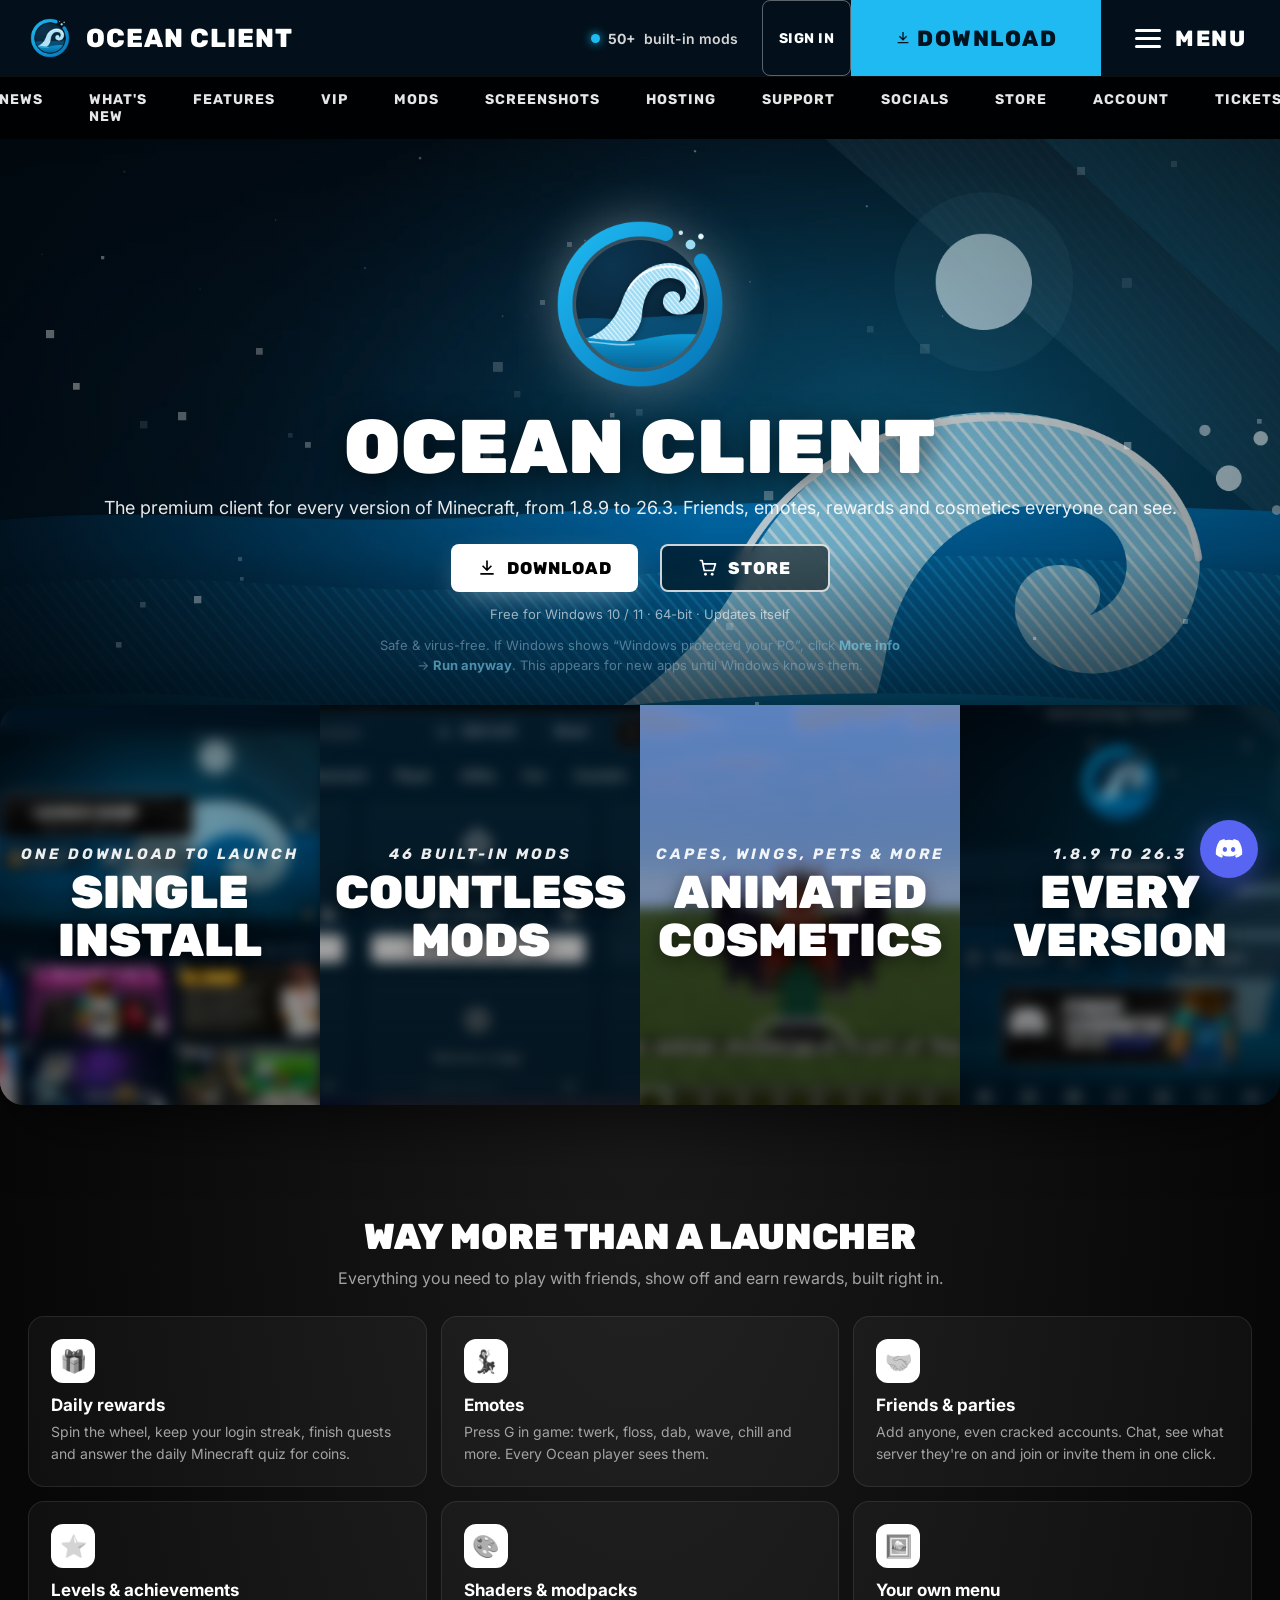
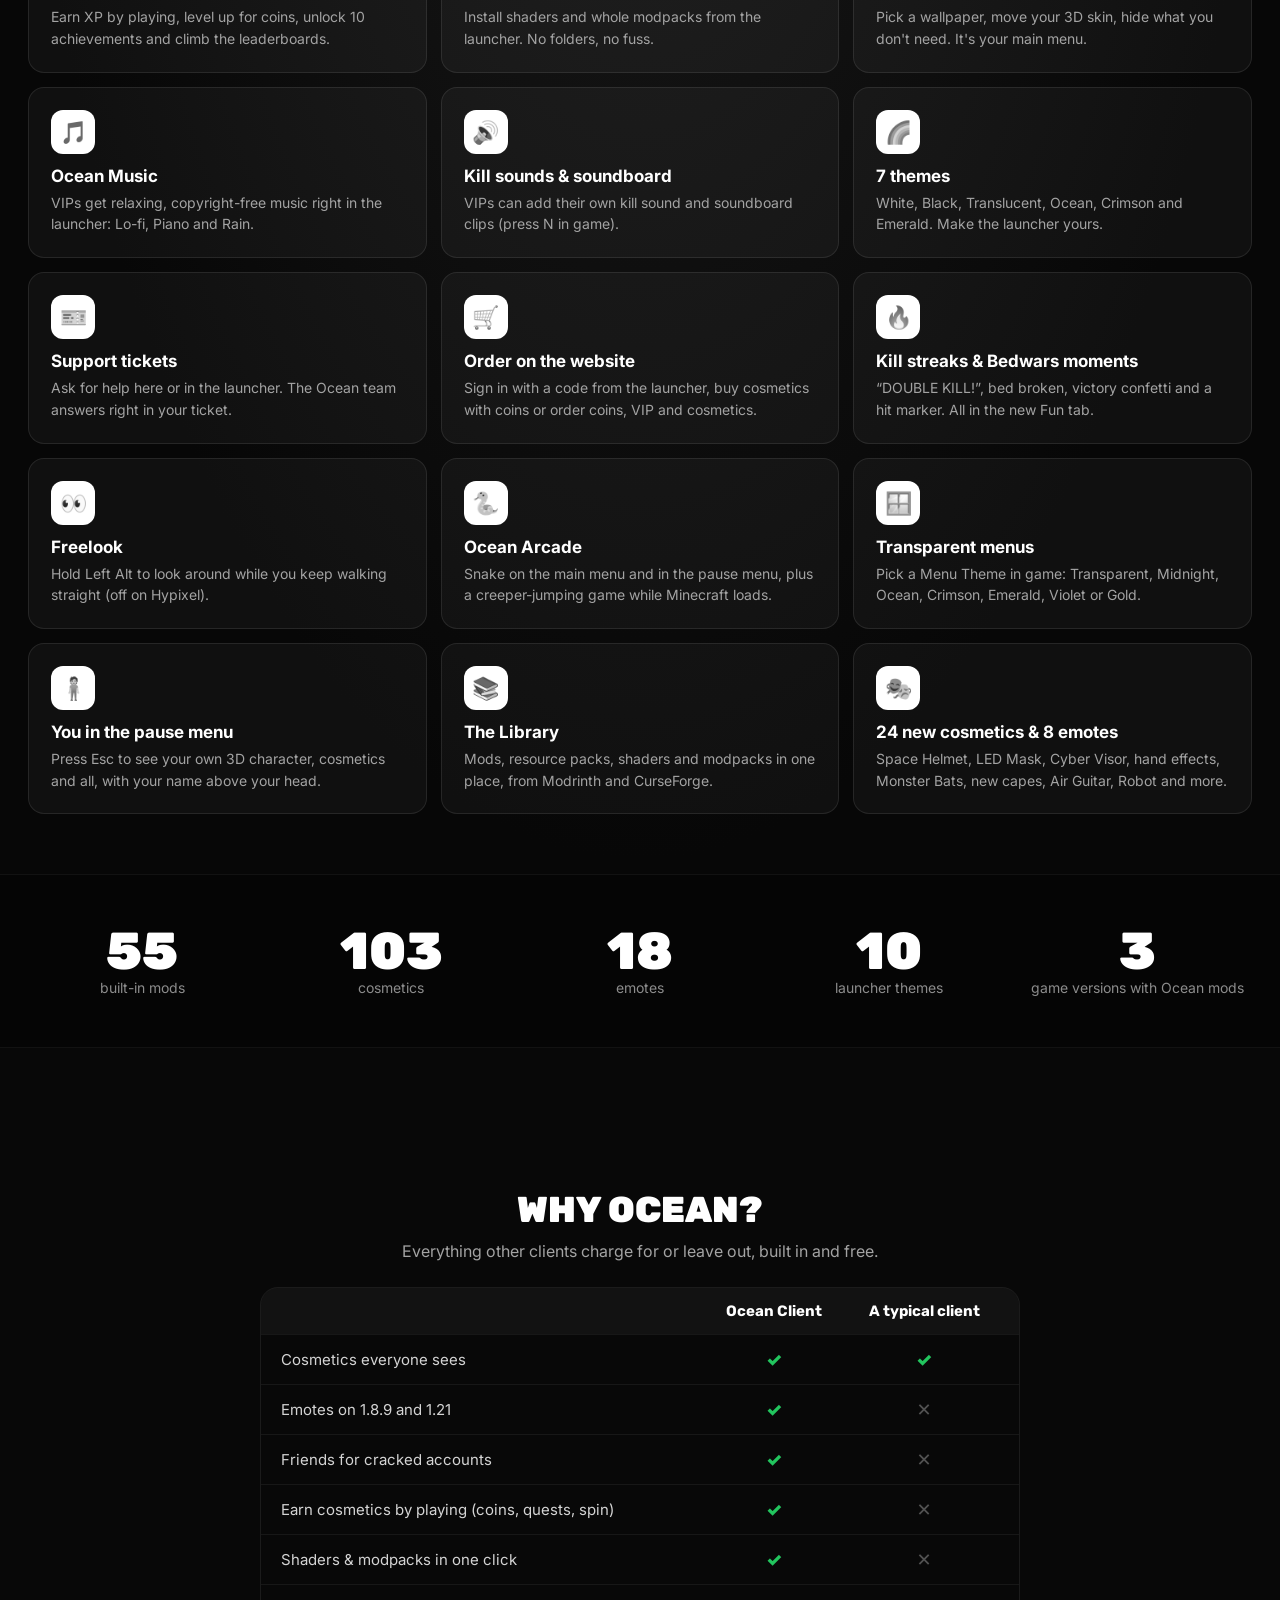
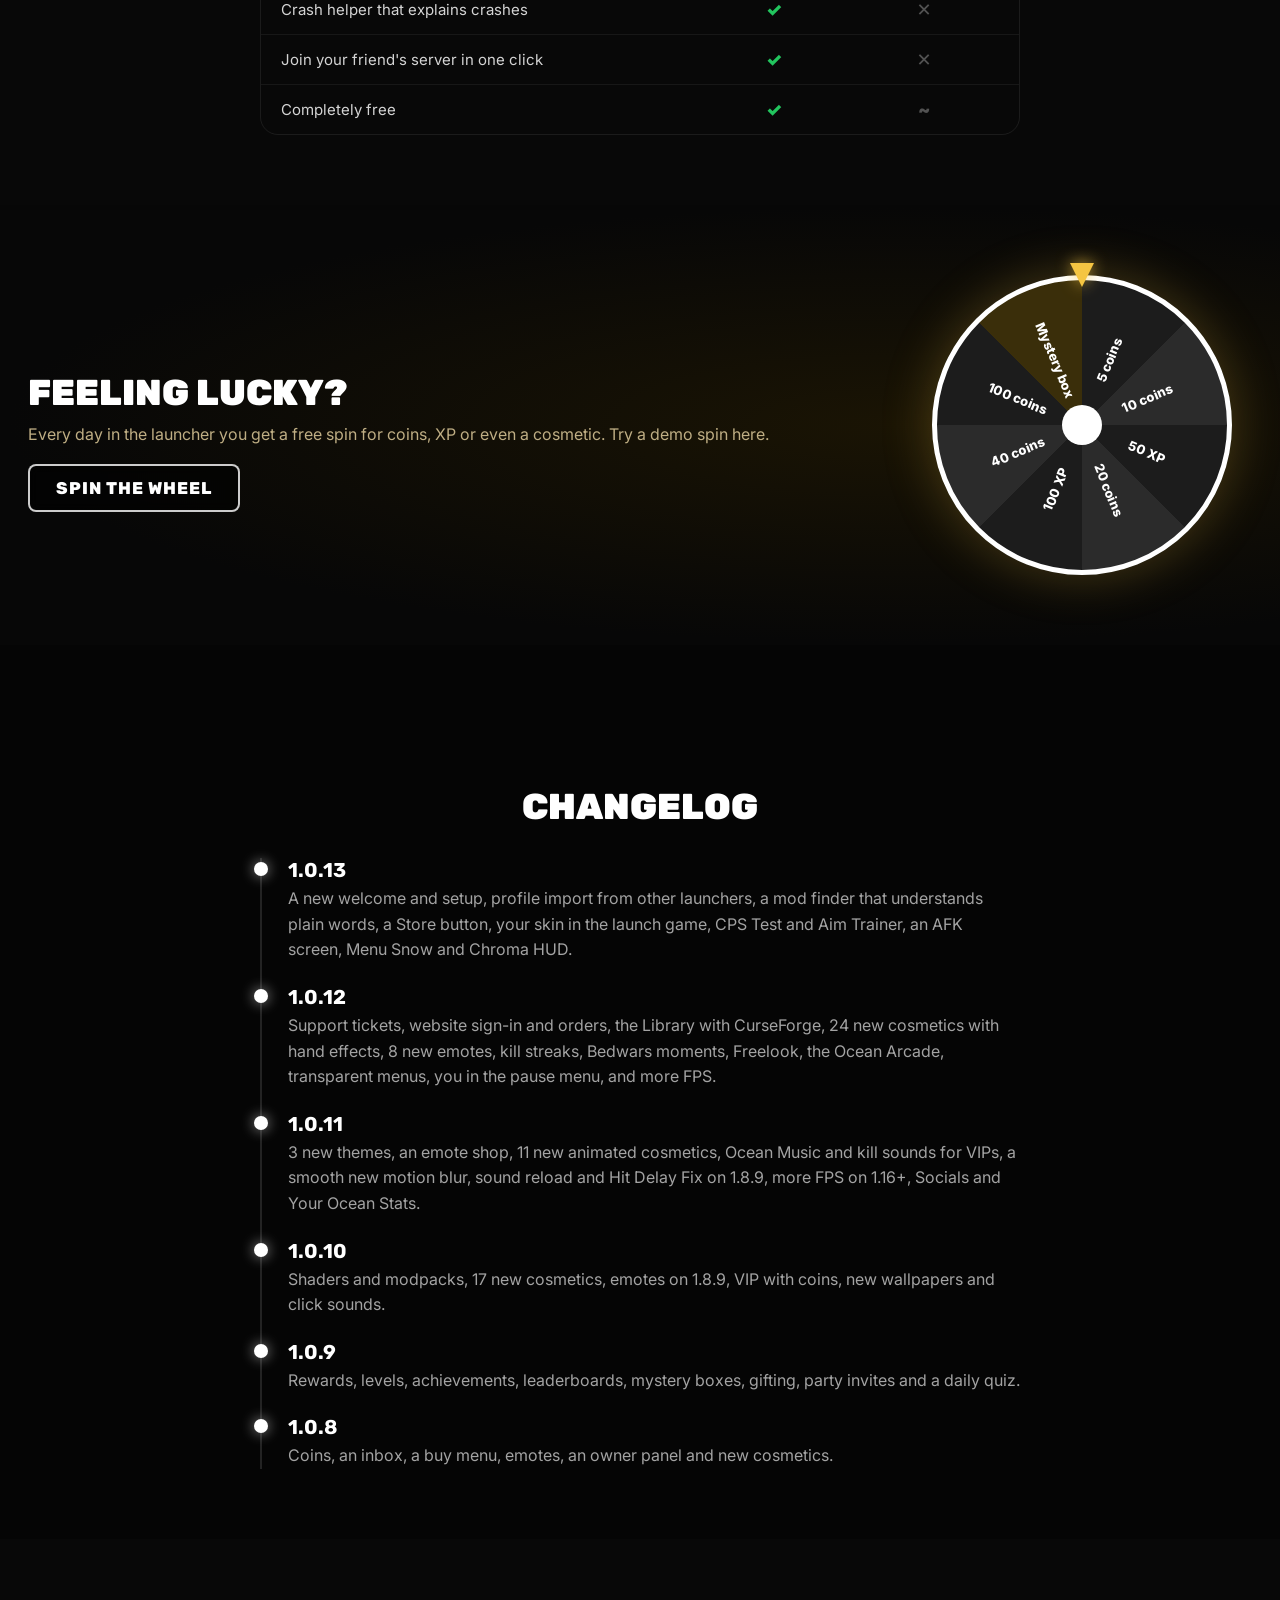
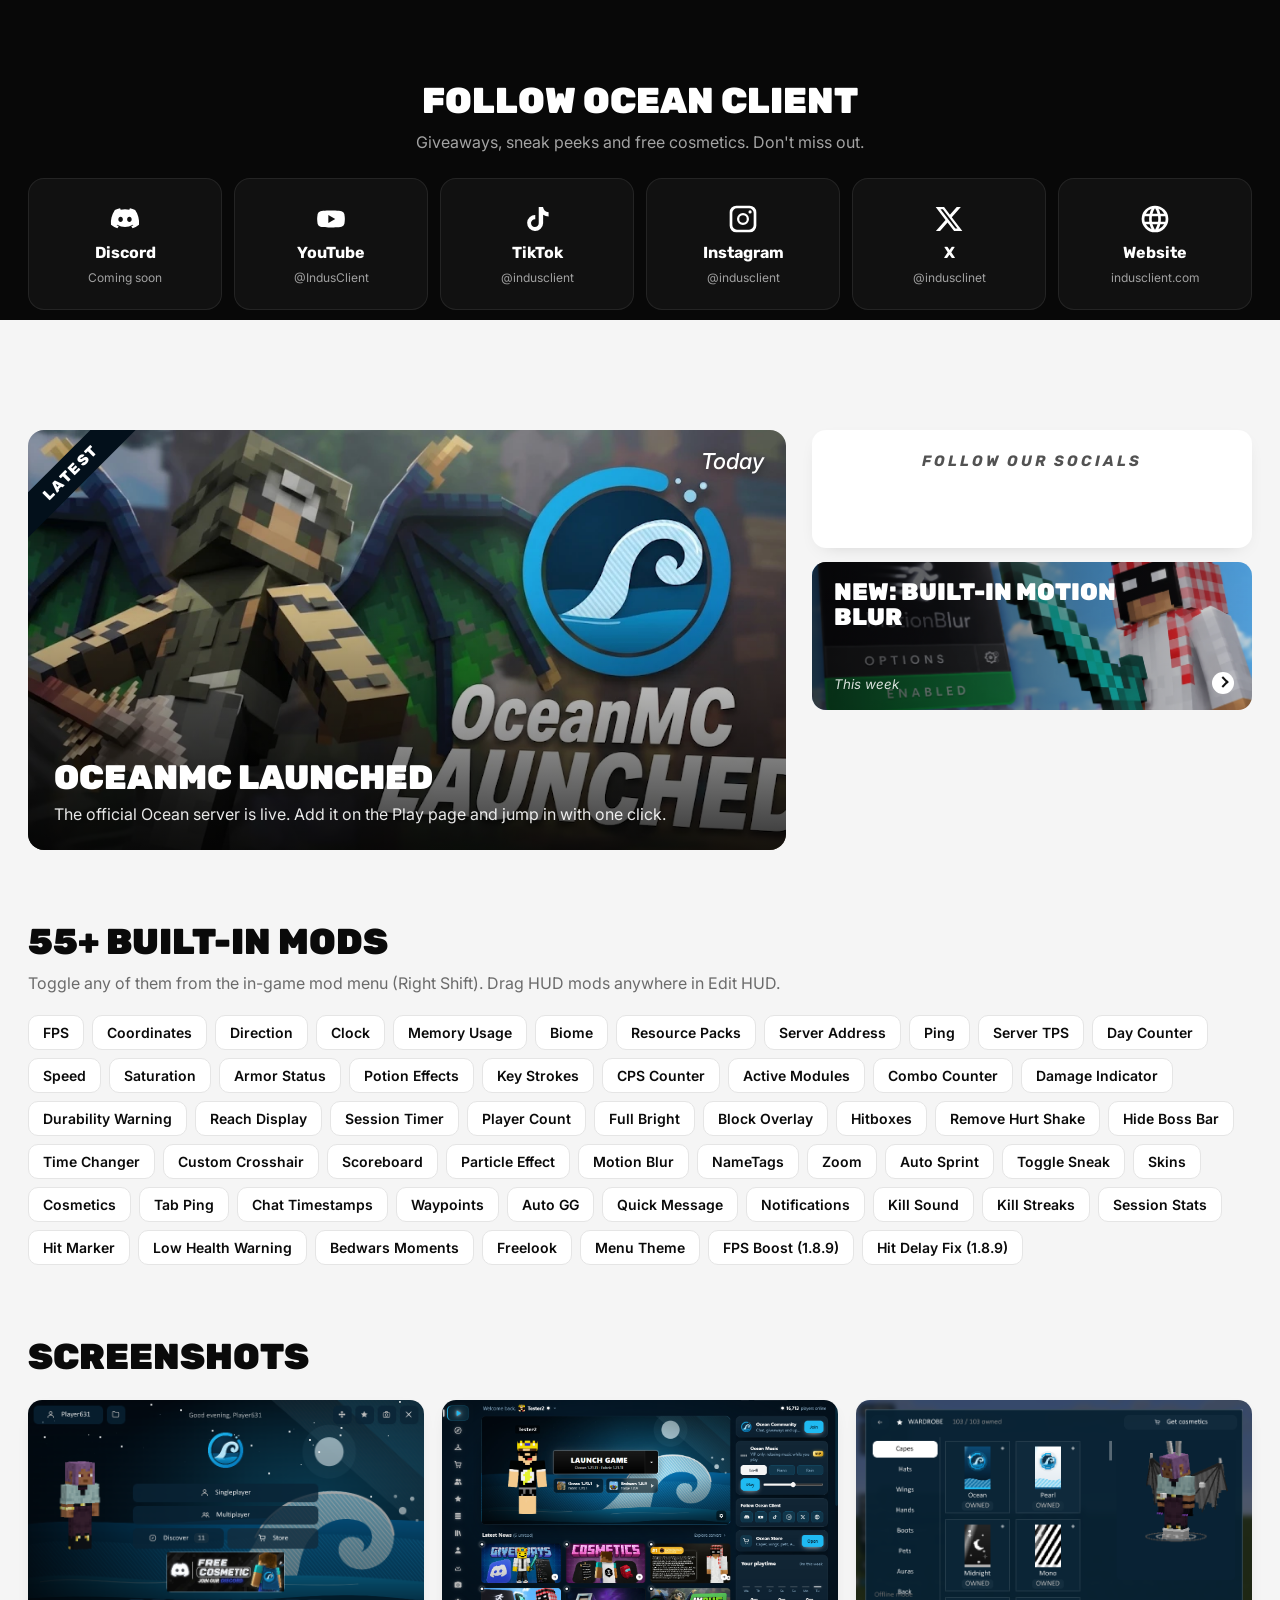
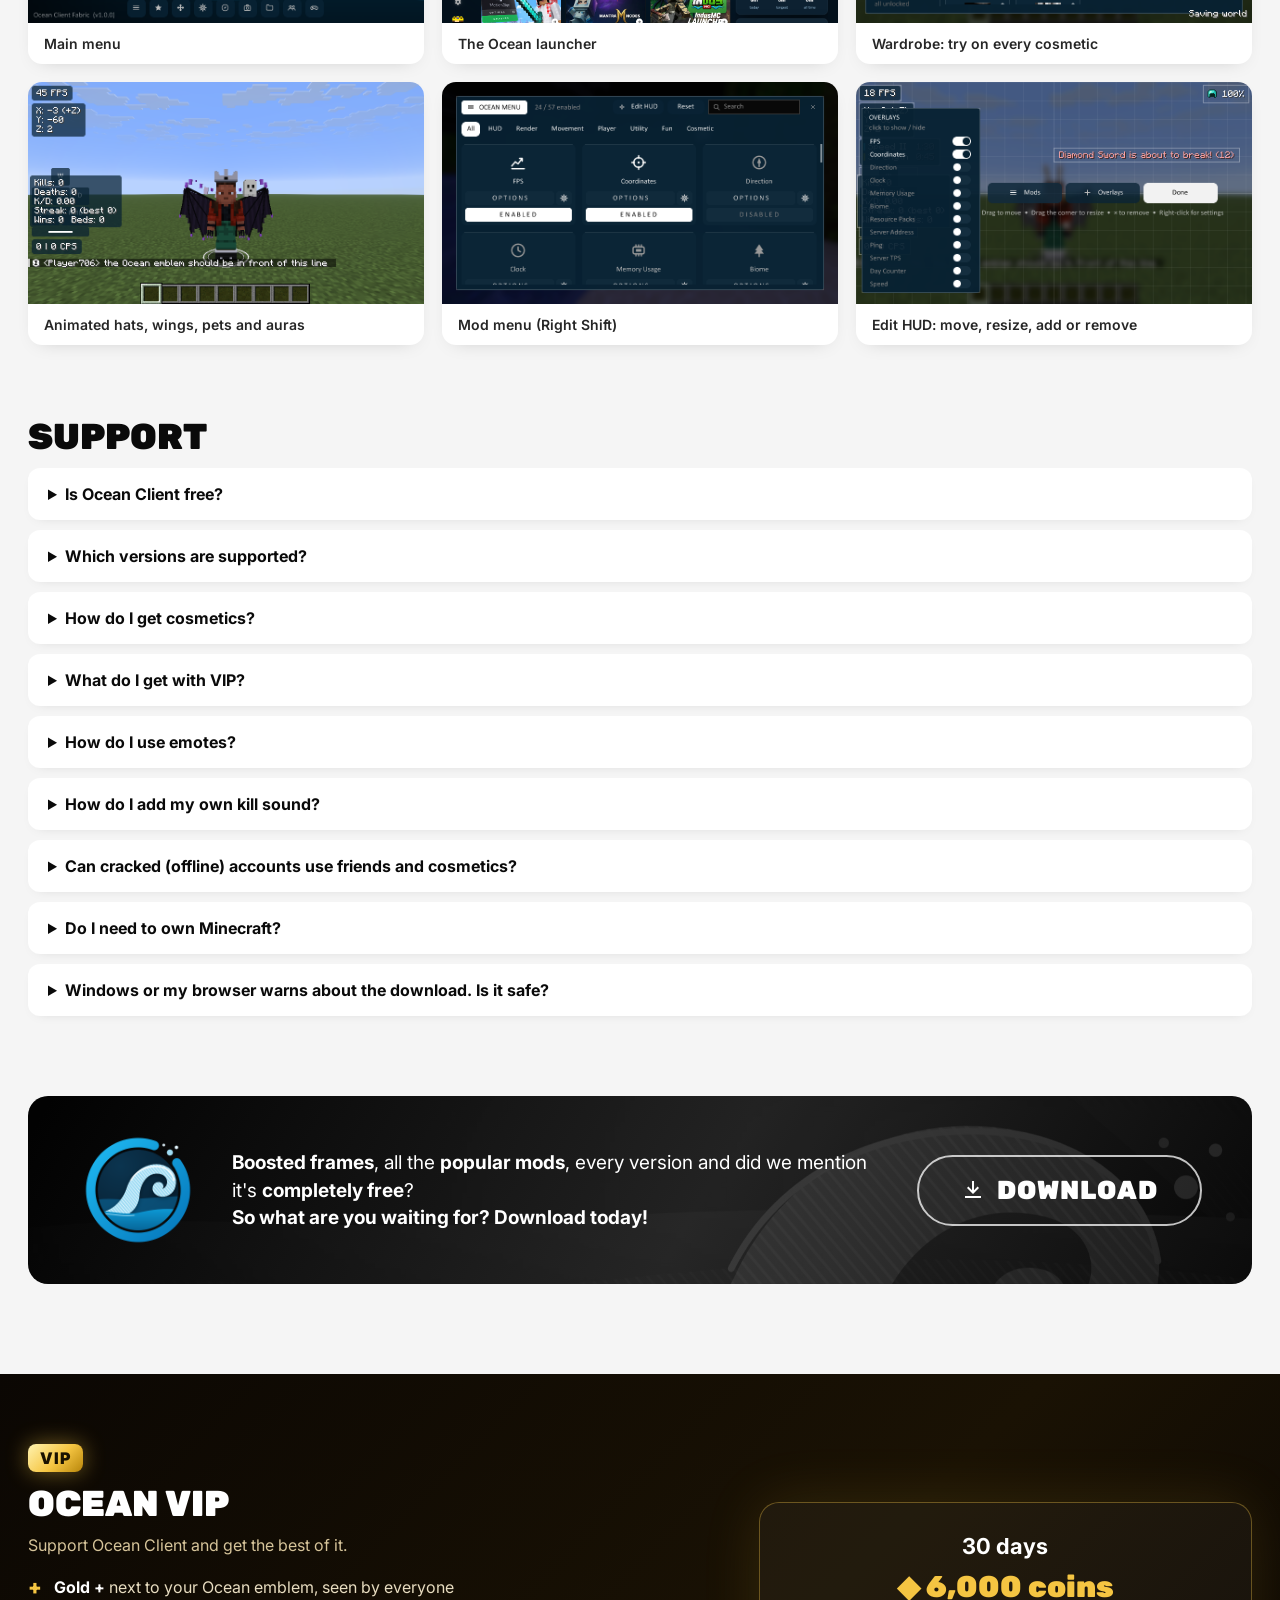
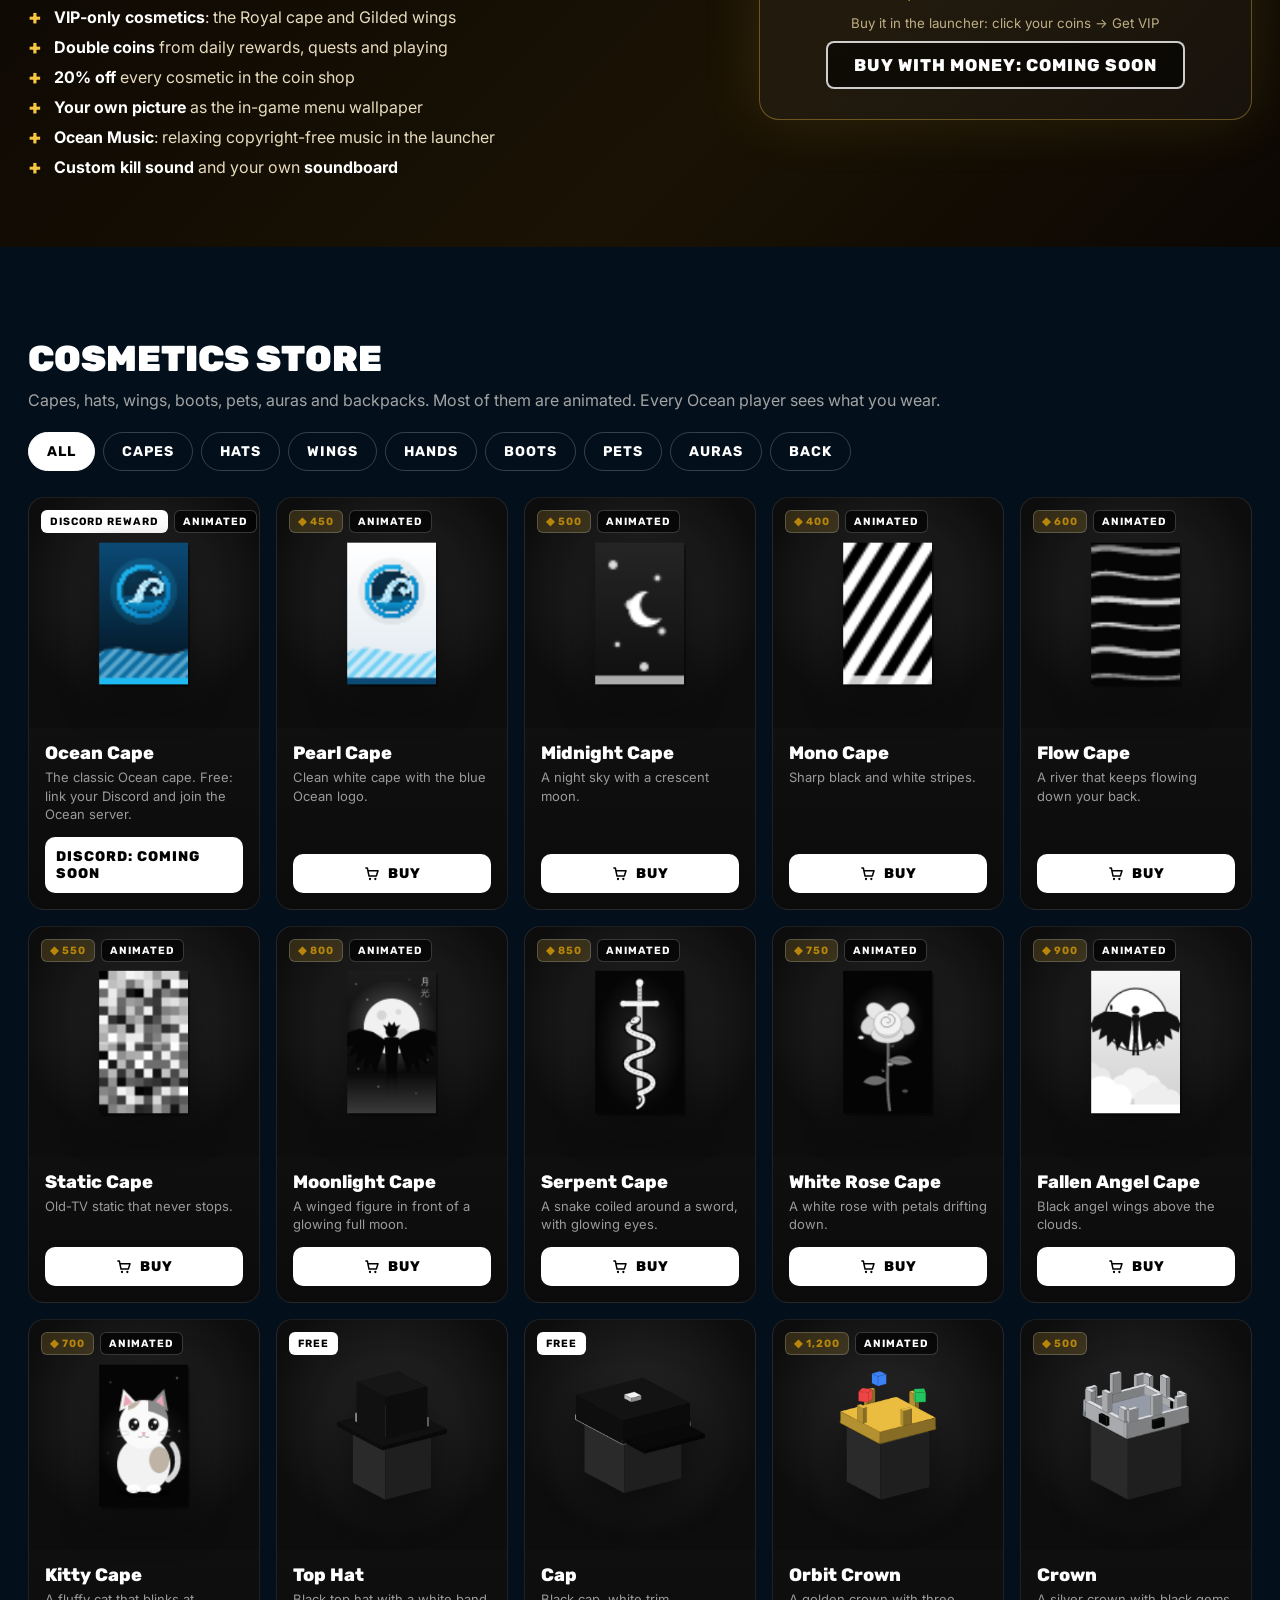
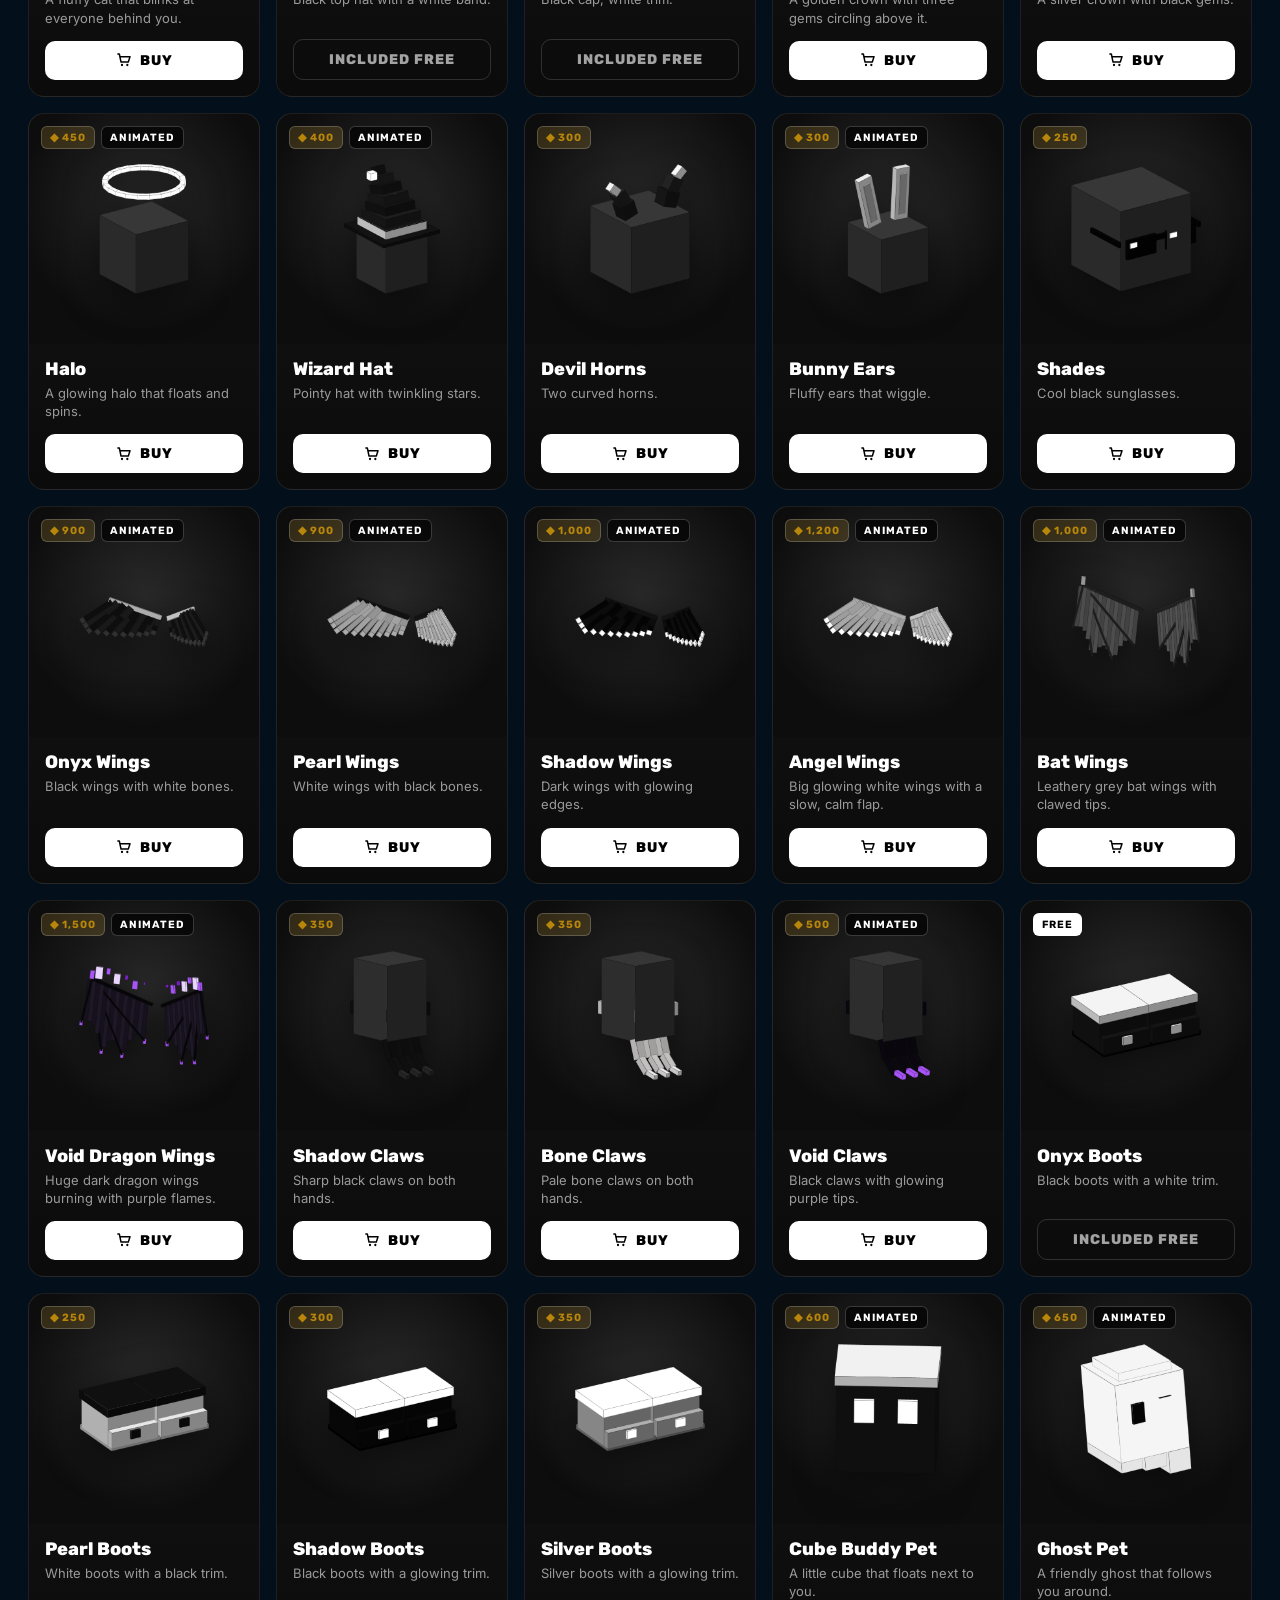
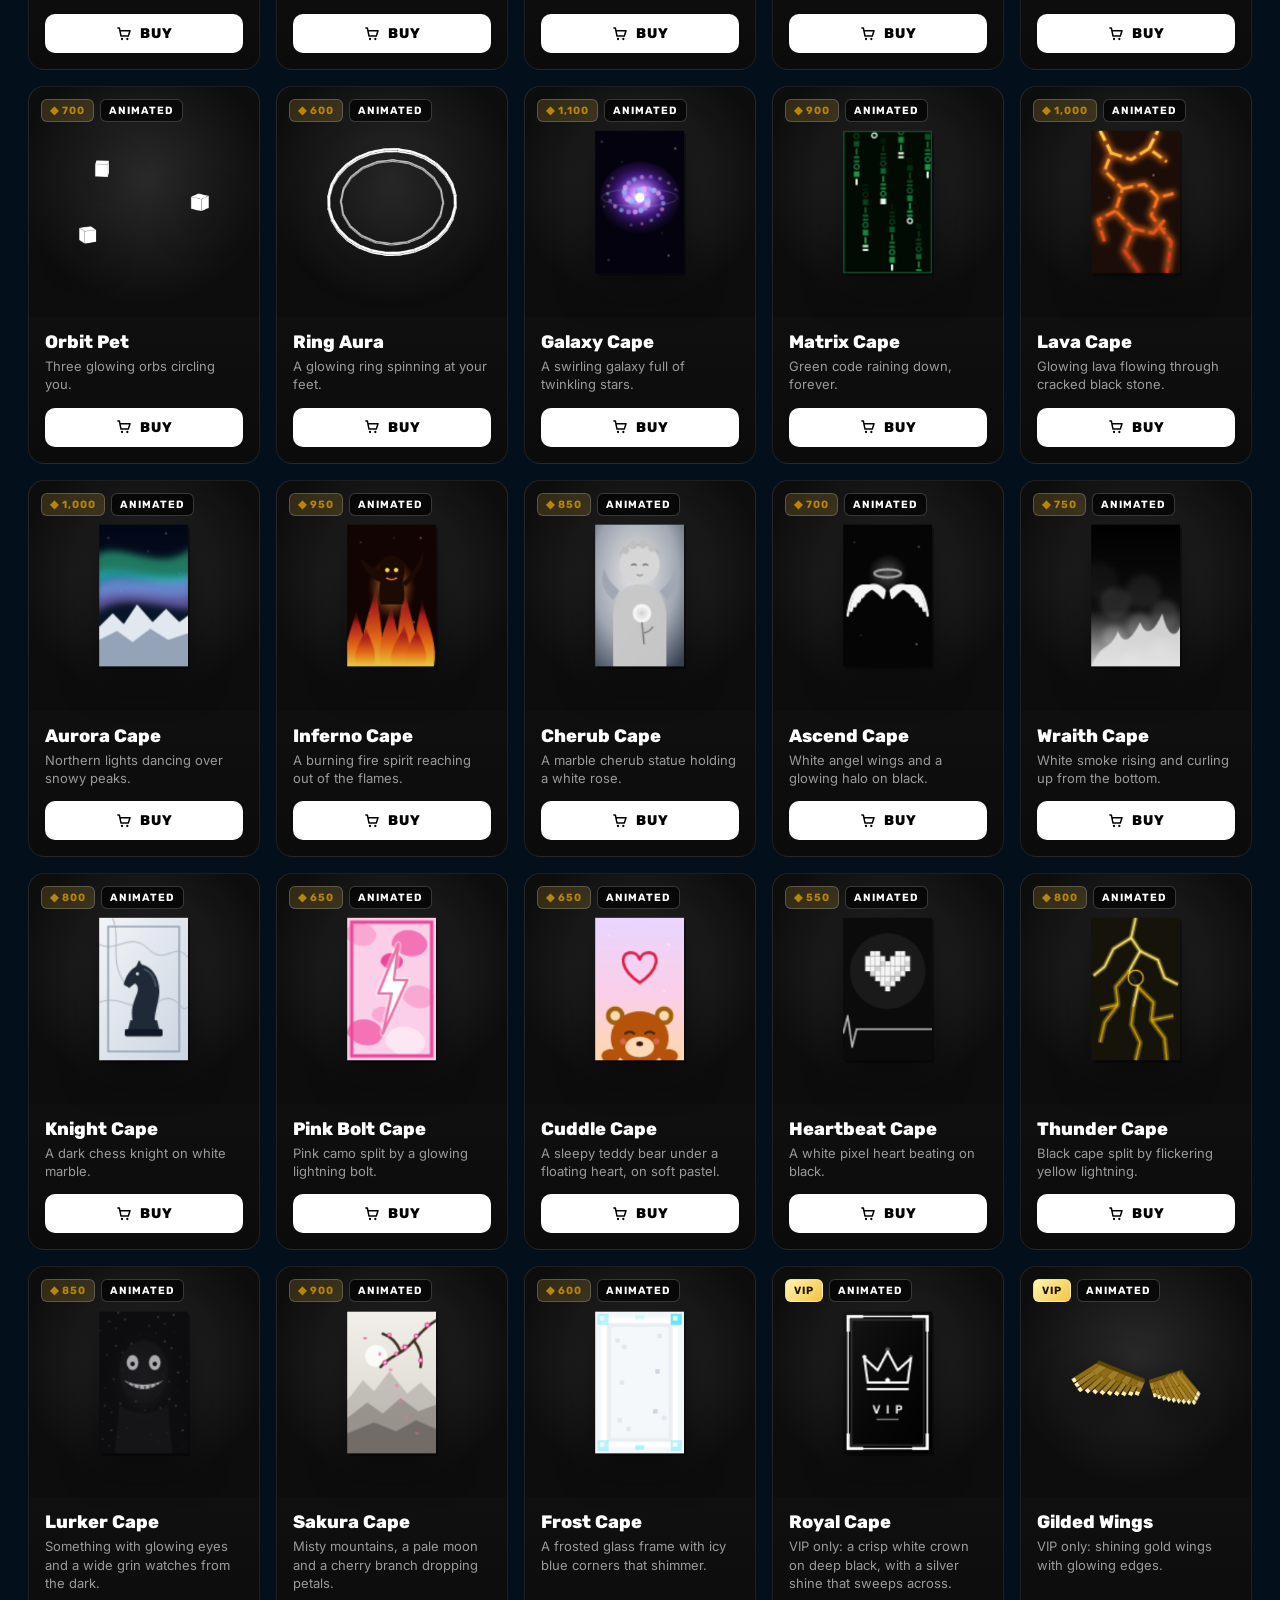
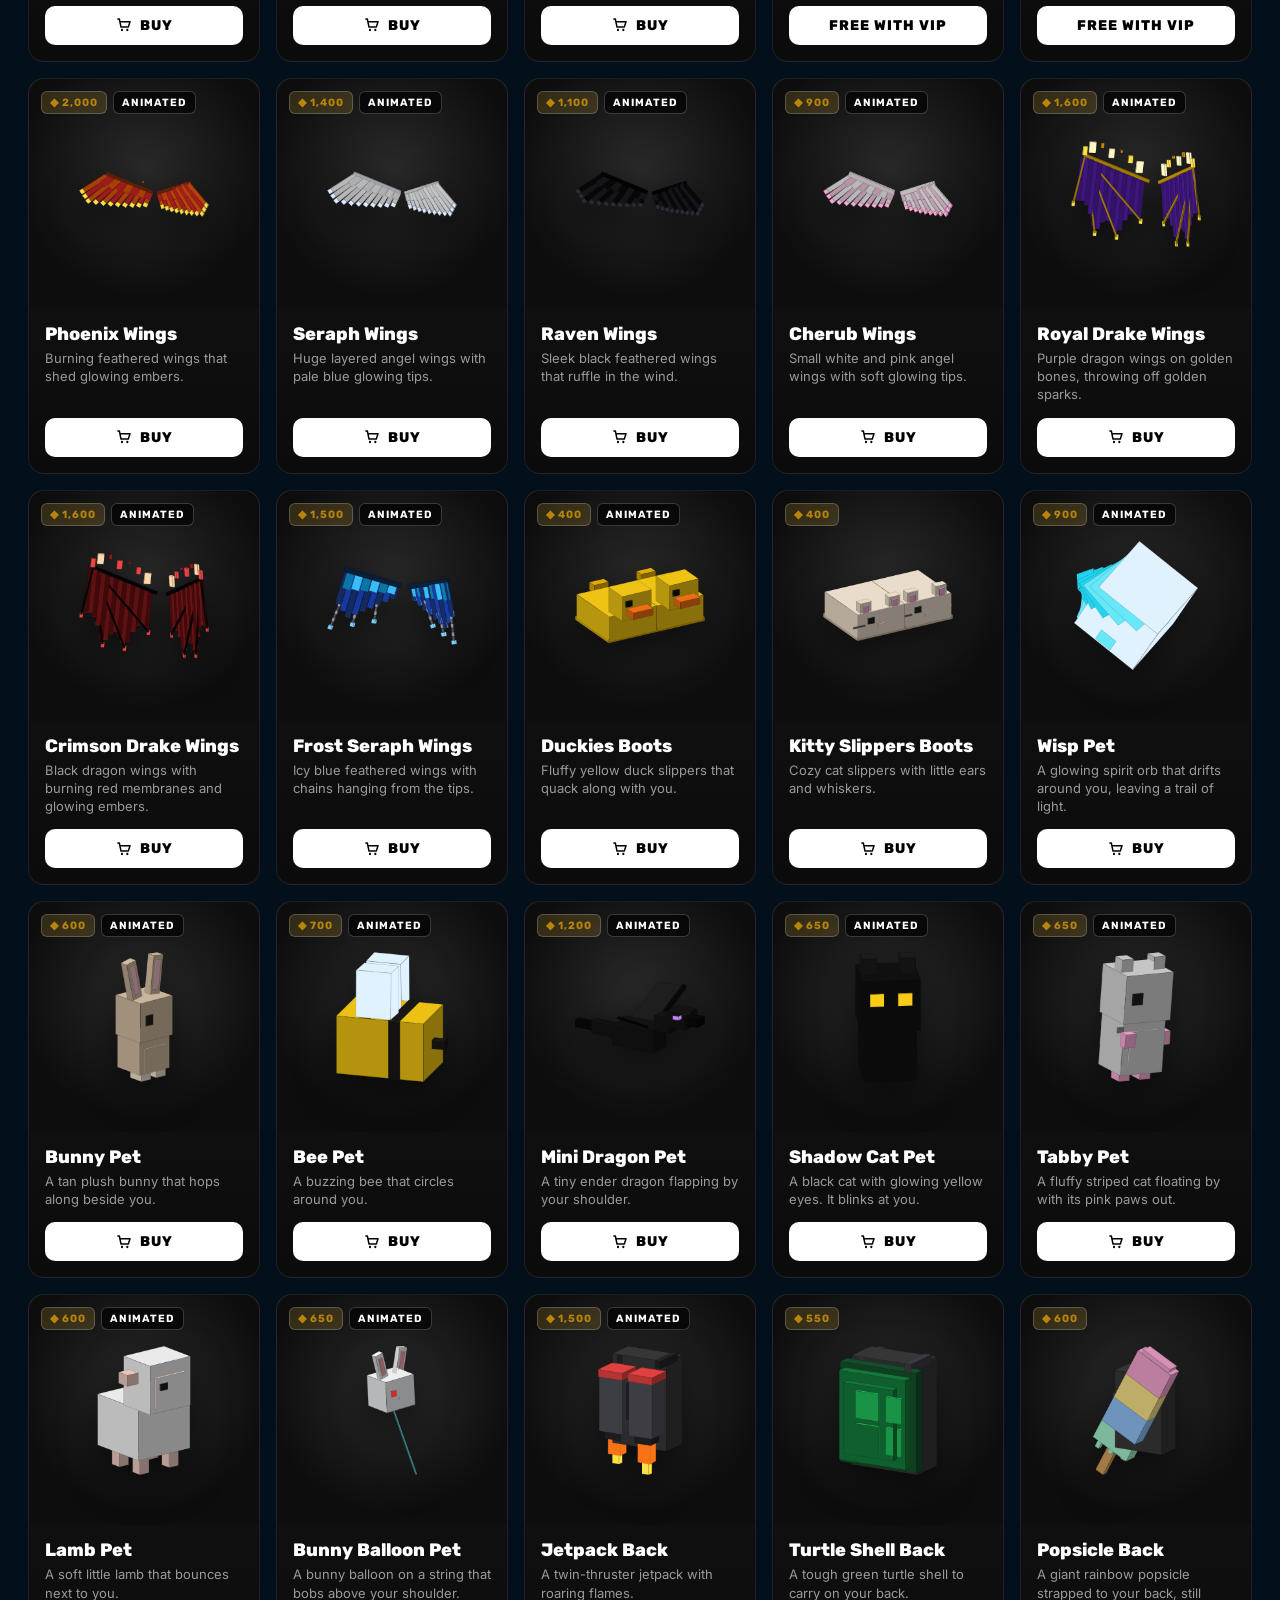
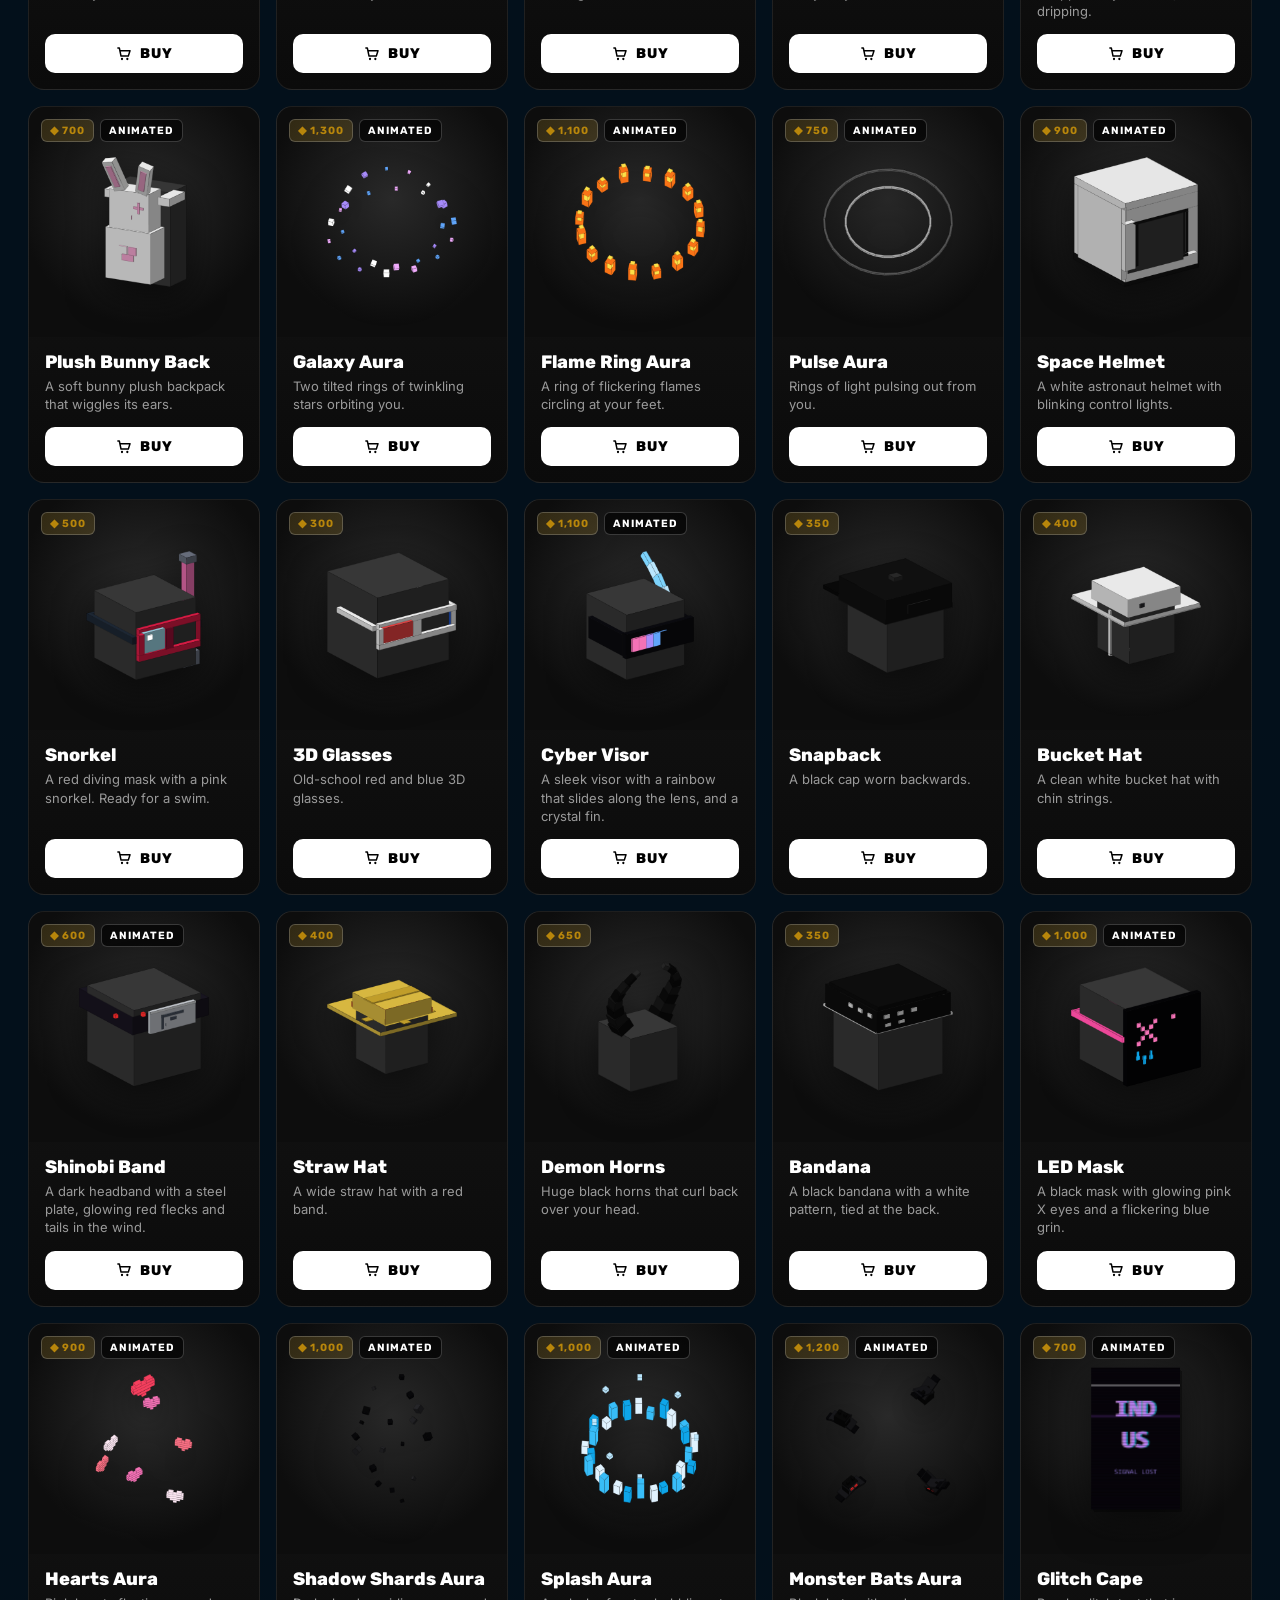
<file: index.html>
<!doctype html>
<html lang="en">
<head>
  <meta charset="utf-8" />
  <meta name="viewport" content="width=device-width, initial-scale=1" />
  <title>Ocean Client · The Minecraft client with friends, emotes and rewards</title>
  <meta name="description" content="Ocean Client: the premium Minecraft client for every version from 1.8.9 to 26.3. 46 built-in mods, boosted FPS, animated cosmetics and one-click servers." />
  <link rel="icon" href="assets/icon.png" />
  <link rel="preconnect" href="https://fonts.googleapis.com" />
  <link rel="preconnect" href="https://fonts.gstatic.com" crossorigin />
  <link href="https://fonts.googleapis.com/css2?family=Rubik:wght@500;700;800;900&family=Inter:wght@400;500;600;700&display=swap" rel="stylesheet" />
  <link rel="stylesheet" href="style.css" />
</head>
<body>
  <!-- ===== Header ===== -->
  <header class="top">
    <a class="brand" href="#"><img src="assets/logo-white.png" alt="" />OCEAN CLIENT</a>
    <div class="top-right">
      <span class="online"><i></i><b>50+</b> built-in mods</span>
      <a class="signin-btn" id="signinBtn" href="#account">Sign in</a>
      <a class="dl-block" href="https://github.com/tahasajjad1919-cloud/Ocean-Client/releases/download/v1.0.16/IndusClient-Setup-1.0.16.exe"><svg viewBox="0 0 24 24"><path d="M11 3h2v9.2l3.6-3.6L18 10l-6 6-6-6 1.4-1.4 3.6 3.6zM4 18h16v2H4z"/></svg>Download</a>
      <button class="menu-btn" id="menuBtn" aria-label="Menu"><span></span><span></span><span></span><em>Menu</em></button>
    </div>
  </header>
  <aside class="drawer" id="drawer" aria-hidden="true">
    <button class="drawer-close" id="drawerClose" aria-label="Close menu">×</button>
    <nav class="drawer-nav">
      <a href="#new">What's new</a><a href="#features">Features</a><a href="#numbers">Numbers</a><a href="#compare">Why Ocean</a>
      <a href="#vip">VIP</a><a href="#store">Store</a><a href="#wheel">Spin demo</a><a href="#changelog">Changelog</a><a href="#account">Account &amp; orders</a><a href="#tickets">Tickets</a><a href="#follow">Socials</a><a href="#faq">Support</a>
    </nav>
    <a class="btn green drawer-dl" href="https://github.com/tahasajjad1919-cloud/Ocean-Client/releases/download/v1.0.16/IndusClient-Setup-1.0.16.exe">Download Ocean Client</a>
    <div class="drawer-soc"><a href="#" data-soon="The Discord community" title="Discord community coming soon" aria-label="Discord"><svg viewBox="0 0 24 24"><path d="M19.6 5.3A16 16 0 0 0 15.7 4l-.5 1a15 15 0 0 0-6.4 0l-.5-1a16 16 0 0 0-3.9 1.3C1.9 9 1.2 12.7 1.5 16.3A16 16 0 0 0 6.3 19l1-1.6a10 10 0 0 1-1.6-.8l.4-.3a11.5 11.5 0 0 0 11.8 0l.4.3a10 10 0 0 1-1.6.8l1 1.6a16 16 0 0 0 4.8-2.7c.4-4.1-.7-7.8-2.9-11zM8.7 14.2c-.9 0-1.7-.9-1.7-1.9s.7-1.9 1.7-1.9 1.7.9 1.7 1.9-.8 1.9-1.7 1.9zm6.6 0c-.9 0-1.7-.9-1.7-1.9s.7-1.9 1.7-1.9 1.7.9 1.7 1.9-.8 1.9-1.7 1.9z"/></svg></a><a href="https://www.youtube.com/@IndusClient" target="_blank" rel="noopener" aria-label="YouTube"><svg viewBox="0 0 24 24"><path d="M22 8.2a3 3 0 0 0-2.1-2.1C18 5.6 12 5.6 12 5.6s-6 0-7.9.5A3 3 0 0 0 2 8.2 31 31 0 0 0 1.6 12 31 31 0 0 0 2 15.8a3 3 0 0 0 2.1 2.1c1.9.5 7.9.5 7.9.5s6 0 7.9-.5a3 3 0 0 0 2.1-2.1 31 31 0 0 0 .4-3.8 31 31 0 0 0-.4-3.8zM10 15V9l5.2 3z"/></svg></a><a href="https://www.tiktok.com/@indusclient" target="_blank" rel="noopener" aria-label="TikTok"><svg viewBox="0 0 24 24"><path d="M16.5 3c.4 2.3 1.9 3.8 4.2 4v3.1a7.6 7.6 0 0 1-4.1-1.2v6.3A6 6 0 1 1 10.7 9v3.2a2.9 2.9 0 1 0 2.6 2.9V3z"/></svg></a><a href="https://www.instagram.com/indusclient/" target="_blank" rel="noopener" aria-label="Instagram"><svg viewBox="0 0 24 24"><path fill-rule="evenodd" d="M7 2h10a5 5 0 0 1 5 5v10a5 5 0 0 1-5 5H7a5 5 0 0 1-5-5V7a5 5 0 0 1 5-5zM7.5 4h9A3.5 3.5 0 0 1 20 7.5v9a3.5 3.5 0 0 1-3.5 3.5h-9A3.5 3.5 0 0 1 4 16.5v-9A3.5 3.5 0 0 1 7.5 4zM12 7.5a4.5 4.5 0 1 1 0 9 4.5 4.5 0 0 1 0-9zM12 9.2a2.8 2.8 0 1 0 0 5.6 2.8 2.8 0 0 0 0-5.6zM17.3 5.5a1.2 1.2 0 1 1 0 2.4 1.2 1.2 0 0 1 0-2.4z"/></svg></a><a href="https://x.com/indusclinet" target="_blank" rel="noopener" aria-label="X"><svg viewBox="0 0 24 24"><path d="M17.8 3h3.1l-6.8 7.7L22 21h-6.2l-4.9-6.3L5.3 21H2.2l7.2-8.3L2 3h6.3l4.4 5.8zm-1.1 16.2h1.7L7.4 4.7H5.6z"/></svg></a><a href="https://indusclient.com" target="_blank" rel="noopener" aria-label="Website"><svg viewBox="0 0 24 24"><path d="M12 2a10 10 0 1 0 0 20 10 10 0 0 0 0-20zm6.9 6h-2.9a15.6 15.6 0 0 0-1.4-3.6A8 8 0 0 1 18.9 8zM12 4c.8 1.2 1.5 2.5 1.9 4h-3.8c.4-1.5 1.1-2.8 1.9-4zM4.3 14a8 8 0 0 1 0-4h3.4a16 16 0 0 0 0 4zm.8 2h2.9c.3 1.3.8 2.5 1.4 3.6A8 8 0 0 1 5.1 16zM8 8H5.1a8 8 0 0 1 4.3-3.6C8.8 5.5 8.3 6.7 8 8zm4 12c-.8-1.2-1.5-2.5-1.9-4h3.8c-.4 1.5-1.1 2.8-1.9 4zm2.3-6H9.7a14 14 0 0 1 0-4h4.6a14 14 0 0 1 0 4zm.3 5.6c.6-1.1 1.1-2.3 1.4-3.6h2.9a8 8 0 0 1-4.3 3.6zM16.3 14a16 16 0 0 0 0-4h3.4a8 8 0 0 1 0 4z"/></svg></a></div>
  </aside>
  <div class="drawer-shade" id="drawerShade"></div>
  <nav class="subnav" id="subnav">
    <a href="#news">News</a>
    <a href="#new">What's new</a>
    <a href="#features">Features</a>
    <a href="#vip">VIP</a>
    <a href="#mods">Mods</a>
    <a href="#screens">Screenshots</a>
    <a href="#partner">Hosting</a>
    <a href="#faq">Support</a>
    <a href="#follow">Socials</a>
    <a href="#store">Store</a>
    <a href="#account">Account</a>
    <a href="#tickets">Tickets</a>
  </nav>

  <!-- ===== Hero ===== -->
  <section class="hero" id="download">
    <div class="hero-bg"></div>
    <canvas class="hero-fx" id="heroFx" aria-hidden="true"></canvas>
    <div class="hero-inner">
      <img class="emblem" src="assets/logo-white.png" alt="Ocean Client" />
      <h1>OCEAN CLIENT</h1>
      <p>The premium client for every version of Minecraft, from 1.8.9 to 26.3. Friends, emotes, rewards and cosmetics everyone can see.</p>
      <div class="hero-btns">
        <a class="btn green" href="https://github.com/tahasajjad1919-cloud/Ocean-Client/releases/download/v1.0.16/IndusClient-Setup-1.0.16.exe">
          <svg viewBox="0 0 24 24"><path d="M11 3h2v9.2l3.6-3.6L18 10l-6 6-6-6 1.4-1.4 3.6 3.6zM4 18h16v2H4z"/></svg>Download
        </a>
        <a class="btn gold" href="#store">
          <svg viewBox="0 0 24 24"><path d="M2 3h3l2.5 12h11L21 7H6.2" fill="none" stroke="currentColor" stroke-width="2" stroke-linejoin="round"/><circle cx="9" cy="19.5" r="1.7"/><circle cx="17" cy="19.5" r="1.7"/></svg>Store
        </a>
      </div>
      <small>Free for Windows 10 / 11 · 64-bit · Updates itself</small>
      <small class="safe-note">Safe &amp; virus-free. If Windows shows “Windows protected your PC”, click <b>More info</b> → <b>Run anyway</b>. This appears for new apps until Windows knows them.</small>
    </div>
  </section>

  <!-- ===== Feature tiles ===== -->
  <section class="tiles" id="features">
    <a class="tile" style="--img:url(assets/screens/launcher.png)"><small>One download to launch</small><b>Single<br />Install</b></a>
    <a class="tile" style="--img:url(assets/screens/modmenu.png)"><small>46 built-in mods</small><b>Countless<br />Mods</b></a>
    <a class="tile" href="#store" style="--img:url(assets/screens/cosmetics.png)"><small>Capes, wings, pets &amp; more</small><b>Animated<br />Cosmetics</b></a>
    <a class="tile" style="--img:url(assets/screens/title.png)"><small>1.8.9 to 26.3</small><b>Every<br />Version</b></a>
  </section>

  <!-- ===== What's new ===== -->
  <section class="newsec" id="new">
    <div class="wrap">
      <h2 class="title">Way more than a launcher</h2>
      <p class="lead">Everything you need to play with friends, show off and earn rewards, built right in.</p>
      <div class="feat-grid">
        <div class="feat"><i>🎁</i><b>Daily rewards</b><p>Spin the wheel, keep your login streak, finish quests and answer the daily Minecraft quiz for coins.</p></div>
        <div class="feat"><i>💃</i><b>Emotes</b><p>Press G in game: twerk, floss, dab, wave, chill and more. Every Ocean player sees them.</p></div>
        <div class="feat"><i>🤝</i><b>Friends &amp; parties</b><p>Add anyone, even cracked accounts. Chat, see what server they're on and join or invite them in one click.</p></div>
        <div class="feat"><i>⭐</i><b>Levels &amp; achievements</b><p>Earn XP by playing, level up for coins, unlock 10 achievements and climb the leaderboards.</p></div>
        <div class="feat"><i>🎨</i><b>Shaders &amp; modpacks</b><p>Install shaders and whole modpacks from the launcher. No folders, no fuss.</p></div>
        <div class="feat"><i>🖼️</i><b>Your own menu</b><p>Pick a wallpaper, move your 3D skin, hide what you don't need. It's your main menu.</p></div>
        <div class="feat"><i>🎵</i><b>Ocean Music</b><p>VIPs get relaxing, copyright-free music right in the launcher: Lo-fi, Piano and Rain.</p></div>
        <div class="feat"><i>🔊</i><b>Kill sounds &amp; soundboard</b><p>VIPs can add their own kill sound and soundboard clips (press N in game).</p></div>
        <div class="feat"><i>🌈</i><b>7 themes</b><p>White, Black, Translucent, Ocean, Crimson and Emerald. Make the launcher yours.</p></div>
      
        <div class="feat"><i>🎫</i><b>Support tickets</b><p>Ask for help here or in the launcher. The Ocean team answers right in your ticket.</p></div>
        <div class="feat"><i>🛒</i><b>Order on the website</b><p>Sign in with a code from the launcher, buy cosmetics with coins or order coins, VIP and cosmetics.</p></div>
        <div class="feat"><i>🔥</i><b>Kill streaks & Bedwars moments</b><p>“DOUBLE KILL!”, bed broken, victory confetti and a hit marker. All in the new Fun tab.</p></div>
        <div class="feat"><i>👀</i><b>Freelook</b><p>Hold Left Alt to look around while you keep walking straight (off on Hypixel).</p></div>
        <div class="feat"><i>🐍</i><b>Ocean Arcade</b><p>Snake on the main menu and in the pause menu, plus a creeper-jumping game while Minecraft loads.</p></div>
        <div class="feat"><i>🪟</i><b>Transparent menus</b><p>Pick a Menu Theme in game: Transparent, Midnight, Ocean, Crimson, Emerald, Violet or Gold.</p></div>
        <div class="feat"><i>🧍</i><b>You in the pause menu</b><p>Press Esc to see your own 3D character, cosmetics and all, with your name above your head.</p></div>
        <div class="feat"><i>📚</i><b>The Library</b><p>Mods, resource packs, shaders and modpacks in one place, from Modrinth and CurseForge.</p></div>
        <div class="feat"><i>🎭</i><b>24 new cosmetics & 8 emotes</b><p>Space Helmet, LED Mask, Cyber Visor, hand effects, Monster Bats, new capes, Air Guitar, Robot and more.</p></div>
      </div>
    </div>
  </section>

  <!-- ===== Numbers ===== -->
  <section class="numbers reveal" id="numbers">
    <div class="wrap num-grid">
      <div><b data-count="55">0</b><small>built-in mods</small></div>
      <div><b data-count="103">0</b><small>cosmetics</small></div>
      <div><b data-count="18">0</b><small>emotes</small></div>
      <div><b data-count="10">0</b><small>launcher themes</small></div>
      <div><b data-count="3">0</b><small>game versions with Ocean mods</small></div>
    </div>
  </section>

  <!-- ===== Why Ocean ===== -->
  <section class="compare reveal" id="compare">
    <div class="wrap">
      <h2 class="title">Why Ocean?</h2>
      <p class="lead">Everything other clients charge for or leave out, built in and free.</p>
      <div class="cmp">
        <div class="cmp-row head"><span></span><b>Ocean Client</b><b>A typical client</b></div>
        <div class="cmp-row"><span>Cosmetics everyone sees</span><i class="y">✓</i><i class="y">✓</i></div>
        <div class="cmp-row"><span>Emotes on 1.8.9 and 1.21</span><i class="y">✓</i><i class="n">✕</i></div>
        <div class="cmp-row"><span>Friends for cracked accounts</span><i class="y">✓</i><i class="n">✕</i></div>
        <div class="cmp-row"><span>Earn cosmetics by playing (coins, quests, spin)</span><i class="y">✓</i><i class="n">✕</i></div>
        <div class="cmp-row"><span>Shaders &amp; modpacks in one click</span><i class="y">✓</i><i class="n">✕</i></div>
        <div class="cmp-row"><span>Crash helper that explains crashes</span><i class="y">✓</i><i class="n">✕</i></div>
        <div class="cmp-row"><span>Join your friend's server in one click</span><i class="y">✓</i><i class="n">✕</i></div>
        <div class="cmp-row"><span>Completely free</span><i class="y">✓</i><i class="n">~</i></div>
      </div>
    </div>
  </section>

  <!-- ===== Spin demo ===== -->
  <section class="wheelsec reveal" id="wheel">
    <div class="wrap wheel-wrap-site">
      <div>
        <h2 class="title">Feeling lucky?</h2>
        <p class="lead">Every day in the launcher you get a free spin for coins, XP or even a cosmetic. Try a demo spin here.</p>
        <button class="btn gold" id="demoSpin">Spin the wheel</button>
        <p class="demo-result" id="demoResult"></p>
      </div>
      <div class="demo-wheel-box"><div class="demo-wheel" id="demoWheel"></div><i class="demo-pin"></i></div>
    </div>
  </section>

  <!-- ===== Changelog ===== -->
  <section class="changelog reveal" id="changelog">
    <div class="wrap">
      <h2 class="title">Changelog</h2>
      <div class="timeline">
        <div class="tl"><b>1.0.13</b><p>A new welcome and setup, profile import from other launchers, a mod finder that understands plain words, a Store button, your skin in the launch game, CPS Test and Aim Trainer, an AFK screen, Menu Snow and Chroma HUD.</p></div>
        <div class="tl"><b>1.0.12</b><p>Support tickets, website sign-in and orders, the Library with CurseForge, 24 new cosmetics with hand effects, 8 new emotes, kill streaks, Bedwars moments, Freelook, the Ocean Arcade, transparent menus, you in the pause menu, and more FPS.</p></div>
        <div class="tl"><b>1.0.11</b><p>3 new themes, an emote shop, 11 new animated cosmetics, Ocean Music and kill sounds for VIPs, a smooth new motion blur, sound reload and Hit Delay Fix on 1.8.9, more FPS on 1.16+, Socials and Your Ocean Stats.</p></div>
        <div class="tl"><b>1.0.10</b><p>Shaders and modpacks, 17 new cosmetics, emotes on 1.8.9, VIP with coins, new wallpapers and click sounds.</p></div>
        <div class="tl"><b>1.0.9</b><p>Rewards, levels, achievements, leaderboards, mystery boxes, gifting, party invites and a daily quiz.</p></div>
        <div class="tl"><b>1.0.8</b><p>Coins, an inbox, a buy menu, emotes, an owner panel and new cosmetics.</p></div>
      </div>
    </div>
  </section>

  <!-- ===== Follow us ===== -->
  <section class="follow reveal" id="follow">
    <div class="wrap">
      <h2 class="title">Follow Ocean Client</h2>
      <p class="lead">Giveaways, sneak peeks and free cosmetics. Don't miss out.</p>
      <div class="soc-grid"><a class="soc-card" href="#" data-soon="The Discord community" title="Discord community coming soon"><svg viewBox="0 0 24 24"><path d="M19.6 5.3A16 16 0 0 0 15.7 4l-.5 1a15 15 0 0 0-6.4 0l-.5-1a16 16 0 0 0-3.9 1.3C1.9 9 1.2 12.7 1.5 16.3A16 16 0 0 0 6.3 19l1-1.6a10 10 0 0 1-1.6-.8l.4-.3a11.5 11.5 0 0 0 11.8 0l.4.3a10 10 0 0 1-1.6.8l1 1.6a16 16 0 0 0 4.8-2.7c.4-4.1-.7-7.8-2.9-11zM8.7 14.2c-.9 0-1.7-.9-1.7-1.9s.7-1.9 1.7-1.9 1.7.9 1.7 1.9-.8 1.9-1.7 1.9zm6.6 0c-.9 0-1.7-.9-1.7-1.9s.7-1.9 1.7-1.9 1.7.9 1.7 1.9-.8 1.9-1.7 1.9z"/></svg><b>Discord</b><small>Coming soon</small></a><a class="soc-card" href="https://www.youtube.com/@IndusClient" target="_blank" rel="noopener"><svg viewBox="0 0 24 24"><path d="M22 8.2a3 3 0 0 0-2.1-2.1C18 5.6 12 5.6 12 5.6s-6 0-7.9.5A3 3 0 0 0 2 8.2 31 31 0 0 0 1.6 12 31 31 0 0 0 2 15.8a3 3 0 0 0 2.1 2.1c1.9.5 7.9.5 7.9.5s6 0 7.9-.5a3 3 0 0 0 2.1-2.1 31 31 0 0 0 .4-3.8 31 31 0 0 0-.4-3.8zM10 15V9l5.2 3z"/></svg><b>YouTube</b><small>@IndusClient</small></a><a class="soc-card" href="https://www.tiktok.com/@indusclient" target="_blank" rel="noopener"><svg viewBox="0 0 24 24"><path d="M16.5 3c.4 2.3 1.9 3.8 4.2 4v3.1a7.6 7.6 0 0 1-4.1-1.2v6.3A6 6 0 1 1 10.7 9v3.2a2.9 2.9 0 1 0 2.6 2.9V3z"/></svg><b>TikTok</b><small>@indusclient</small></a><a class="soc-card" href="https://www.instagram.com/indusclient/" target="_blank" rel="noopener"><svg viewBox="0 0 24 24"><path fill-rule="evenodd" d="M7 2h10a5 5 0 0 1 5 5v10a5 5 0 0 1-5 5H7a5 5 0 0 1-5-5V7a5 5 0 0 1 5-5zM7.5 4h9A3.5 3.5 0 0 1 20 7.5v9a3.5 3.5 0 0 1-3.5 3.5h-9A3.5 3.5 0 0 1 4 16.5v-9A3.5 3.5 0 0 1 7.5 4zM12 7.5a4.5 4.5 0 1 1 0 9 4.5 4.5 0 0 1 0-9zM12 9.2a2.8 2.8 0 1 0 0 5.6 2.8 2.8 0 0 0 0-5.6zM17.3 5.5a1.2 1.2 0 1 1 0 2.4 1.2 1.2 0 0 1 0-2.4z"/></svg><b>Instagram</b><small>@indusclient</small></a><a class="soc-card" href="https://x.com/indusclinet" target="_blank" rel="noopener"><svg viewBox="0 0 24 24"><path d="M17.8 3h3.1l-6.8 7.7L22 21h-6.2l-4.9-6.3L5.3 21H2.2l7.2-8.3L2 3h6.3l4.4 5.8zm-1.1 16.2h1.7L7.4 4.7H5.6z"/></svg><b>X</b><small>@indusclinet</small></a><a class="soc-card" href="https://indusclient.com" target="_blank" rel="noopener"><svg viewBox="0 0 24 24"><path d="M12 2a10 10 0 1 0 0 20 10 10 0 0 0 0-20zm6.9 6h-2.9a15.6 15.6 0 0 0-1.4-3.6A8 8 0 0 1 18.9 8zM12 4c.8 1.2 1.5 2.5 1.9 4h-3.8c.4-1.5 1.1-2.8 1.9-4zM4.3 14a8 8 0 0 1 0-4h3.4a16 16 0 0 0 0 4zm.8 2h2.9c.3 1.3.8 2.5 1.4 3.6A8 8 0 0 1 5.1 16zM8 8H5.1a8 8 0 0 1 4.3-3.6C8.8 5.5 8.3 6.7 8 8zm4 12c-.8-1.2-1.5-2.5-1.9-4h3.8c-.4 1.5-1.1 2.8-1.9 4zm2.3-6H9.7a14 14 0 0 1 0-4h4.6a14 14 0 0 1 0 4zm.3 5.6c.6-1.1 1.1-2.3 1.4-3.6h2.9a8 8 0 0 1-4.3 3.6zM16.3 14a16 16 0 0 0 0-4h3.4a8 8 0 0 1 0 4z"/></svg><b>Website</b><small>indusclient.com</small></a></div>
    </div>
  </section>

  <!-- ===== News + socials ===== -->
  <section class="light">
    <div class="wrap grid2">
      <div>
        <article class="latest" id="news" style="--img:url(assets/news/oceanmc-launched.webp)">
          <span class="ribbon">Latest</span>
          <span class="when">Today</span>
          <div class="latest-body">
            <h2>OceanMC launched</h2>
            <p>The official Ocean server is live. Add it on the Play page and jump in with one click.</p>
          </div>
        </article>
      </div>

      <aside>
        <div class="socials" id="socials">
          <h3>Follow our socials</h3>
          <div class="soc"><a href="#" data-soon="The Discord community" title="Discord community coming soon" aria-label="Discord"><svg viewBox="0 0 24 24"><path d="M19.6 5.3A16 16 0 0 0 15.7 4l-.5 1a15 15 0 0 0-6.4 0l-.5-1a16 16 0 0 0-3.9 1.3C1.9 9 1.2 12.7 1.5 16.3A16 16 0 0 0 6.3 19l1-1.6a10 10 0 0 1-1.6-.8l.4-.3a11.5 11.5 0 0 0 11.8 0l.4.3a10 10 0 0 1-1.6.8l1 1.6a16 16 0 0 0 4.8-2.7c.4-4.1-.7-7.8-2.9-11zM8.7 14.2c-.9 0-1.7-.9-1.7-1.9s.7-1.9 1.7-1.9 1.7.9 1.7 1.9-.8 1.9-1.7 1.9zm6.6 0c-.9 0-1.7-.9-1.7-1.9s.7-1.9 1.7-1.9 1.7.9 1.7 1.9-.8 1.9-1.7 1.9z"/></svg></a><a href="https://www.youtube.com/@IndusClient" target="_blank" rel="noopener" aria-label="YouTube"><svg viewBox="0 0 24 24"><path d="M22 8.2a3 3 0 0 0-2.1-2.1C18 5.6 12 5.6 12 5.6s-6 0-7.9.5A3 3 0 0 0 2 8.2 31 31 0 0 0 1.6 12 31 31 0 0 0 2 15.8a3 3 0 0 0 2.1 2.1c1.9.5 7.9.5 7.9.5s6 0 7.9-.5a3 3 0 0 0 2.1-2.1 31 31 0 0 0 .4-3.8 31 31 0 0 0-.4-3.8zM10 15V9l5.2 3z"/></svg></a><a href="https://www.tiktok.com/@indusclient" target="_blank" rel="noopener" aria-label="TikTok"><svg viewBox="0 0 24 24"><path d="M16.5 3c.4 2.3 1.9 3.8 4.2 4v3.1a7.6 7.6 0 0 1-4.1-1.2v6.3A6 6 0 1 1 10.7 9v3.2a2.9 2.9 0 1 0 2.6 2.9V3z"/></svg></a><a href="https://www.instagram.com/indusclient/" target="_blank" rel="noopener" aria-label="Instagram"><svg viewBox="0 0 24 24"><path fill-rule="evenodd" d="M7 2h10a5 5 0 0 1 5 5v10a5 5 0 0 1-5 5H7a5 5 0 0 1-5-5V7a5 5 0 0 1 5-5zM7.5 4h9A3.5 3.5 0 0 1 20 7.5v9a3.5 3.5 0 0 1-3.5 3.5h-9A3.5 3.5 0 0 1 4 16.5v-9A3.5 3.5 0 0 1 7.5 4zM12 7.5a4.5 4.5 0 1 1 0 9 4.5 4.5 0 0 1 0-9zM12 9.2a2.8 2.8 0 1 0 0 5.6 2.8 2.8 0 0 0 0-5.6zM17.3 5.5a1.2 1.2 0 1 1 0 2.4 1.2 1.2 0 0 1 0-2.4z"/></svg></a><a href="https://x.com/indusclinet" target="_blank" rel="noopener" aria-label="X"><svg viewBox="0 0 24 24"><path d="M17.8 3h3.1l-6.8 7.7L22 21h-6.2l-4.9-6.3L5.3 21H2.2l7.2-8.3L2 3h6.3l4.4 5.8zm-1.1 16.2h1.7L7.4 4.7H5.6z"/></svg></a><a href="https://indusclient.com" target="_blank" rel="noopener" aria-label="Website"><svg viewBox="0 0 24 24"><path d="M12 2a10 10 0 1 0 0 20 10 10 0 0 0 0-20zm6.9 6h-2.9a15.6 15.6 0 0 0-1.4-3.6A8 8 0 0 1 18.9 8zM12 4c.8 1.2 1.5 2.5 1.9 4h-3.8c.4-1.5 1.1-2.8 1.9-4zM4.3 14a8 8 0 0 1 0-4h3.4a16 16 0 0 0 0 4zm.8 2h2.9c.3 1.3.8 2.5 1.4 3.6A8 8 0 0 1 5.1 16zM8 8H5.1a8 8 0 0 1 4.3-3.6C8.8 5.5 8.3 6.7 8 8zm4 12c-.8-1.2-1.5-2.5-1.9-4h3.8c-.4 1.5-1.1 2.8-1.9 4zm2.3-6H9.7a14 14 0 0 1 0-4h4.6a14 14 0 0 1 0 4zm.3 5.6c.6-1.1 1.1-2.3 1.4-3.6h2.9a8 8 0 0 1-4.3 3.6zM16.3 14a16 16 0 0 0 0-4h3.4a8 8 0 0 1 0 4z"/></svg></a></div>
        </div>
        <a class="side-news" style="--img:url(assets/news/motion-blur.webp)">
          <b>New: built-in Motion Blur</b><small>This week</small><i></i>
        </a>
      </aside>
    </div>

    <!-- mods -->
    <div class="wrap" id="mods">
      <h2 class="title">55+ built-in mods</h2>
      <p class="lead">Toggle any of them from the in-game mod menu (Right Shift). Drag HUD mods anywhere in Edit HUD.</p>
      <div class="chips" id="modChips"></div>
    </div>

    <!-- screenshots -->
    <div class="wrap" id="screens">
      <h2 class="title">Screenshots</h2>
      <div class="gallery">
        <figure><img src="assets/screens/title.png" alt="Main menu" /><figcaption>Main menu</figcaption></figure>
        <figure><img src="assets/screens/launcher.png" alt="Launcher" /><figcaption>The Ocean launcher</figcaption></figure>
        <figure><img src="assets/screens/wardrobe.png" alt="Wardrobe" /><figcaption>Wardrobe: try on every cosmetic</figcaption></figure>
        <figure><img src="assets/screens/cosmetics.png" alt="Cosmetics" /><figcaption>Animated hats, wings, pets and auras</figcaption></figure>
        <figure><img src="assets/screens/modmenu.png" alt="Mod menu" /><figcaption>Mod menu (Right Shift)</figcaption></figure>
        <figure><img src="assets/screens/hudeditor.png" alt="HUD editor" /><figcaption>Edit HUD: move, resize, add or remove</figcaption></figure>
      </div>
    </div>

    <!-- FAQ -->
    <div class="wrap faq" id="faq">
      <h2 class="title">Support</h2>
      <details><summary>Is Ocean Client free?</summary><p>Yes. Ocean Client is free to download and use.</p></details>
      <details><summary>Which versions are supported?</summary><p>The launcher plays every release from 26.3 down to 1.8.9. The Ocean menus and built-in mods are in 26.3, 1.21.9 – 1.21.11 and 1.8.9 (Forge).</p></details>
      <details><summary>How do I get cosmetics?</summary><p>Earn coins by playing, daily rewards, quests and the spin wheel, then buy cosmetics in the launcher's Wardrobe or the in-game Store. You can also open a mystery box. Buying with money is coming soon.</p></details>
      <details><summary>What do I get with VIP?</summary><p>A gold + next to your Ocean emblem, VIP-only cosmetics, double coins, 20% off the coin shop, your own menu wallpaper, Ocean Music, a custom kill sound and a soundboard. Get it with coins in the launcher.</p></details>
      <details><summary>How do I use emotes?</summary><p>Press G in game and pick one. Wave, Clap, Salute and Facepalm are free; buy the others with coins in the launcher's Wardrobe (Emotes tab). Every Ocean player sees your emotes.</p></details>
      <details><summary>How do I add my own kill sound?</summary><p>VIPs: put a <i>kill.wav</i> file in the <i>indus-sounds</i> folder of your game folder, and soundboard clips (.wav) in <i>indus-sounds/soundboard</i>. Press N in game to open the soundboard.</p></details>
      <details><summary>Can cracked (offline) accounts use friends and cosmetics?</summary><p>Yes. Friends, chat, coins and cosmetics work with Microsoft and cracked accounts.</p></details>
      <details><summary>Do I need to own Minecraft?</summary><p>To play on online servers like Hypixel you need a Microsoft account that owns Minecraft: Java Edition. Offline accounts work in singleplayer and offline-mode servers.</p></details>
      <details><summary>Windows or my browser warns about the download. Is it safe?</summary><p>Yes. Ocean Client isn't code-signed yet, so Windows SmartScreen and some browsers show a notice for new apps. In the browser choose <i>Keep</i>, and in Windows click <i>More info → Run anyway</i>. The warning goes away as more players download it.</p></details>
    </div>

    <!-- CTA -->
    <div class="wrap">
      <div class="cta">
        <img src="assets/logo-white.png" alt="" />
        <p><b>Boosted frames</b>, all the <b>popular mods</b>, every version and did we mention it's <b>completely free</b>?<br /><b>So what are you waiting for? Download today!</b></p>
        <a class="cta-btn" href="https://github.com/tahasajjad1919-cloud/Ocean-Client/releases/download/v1.0.16/IndusClient-Setup-1.0.16.exe"><svg viewBox="0 0 24 24"><path d="M11 3h2v9.2l3.6-3.6L18 10l-6 6-6-6 1.4-1.4 3.6 3.6zM4 18h16v2H4z"/></svg>Download</a>
      </div>
    </div>
  </section>

  <!-- ===== VIP ===== -->
  <section class="vipsec" id="vip">
    <div class="wrap vip-wrap">
      <div>
        <span class="vip-pill">VIP</span>
        <h2 class="title">Ocean VIP</h2>
        <p class="lead">Support Ocean Client and get the best of it.</p>
        <ul class="vip-list">
          <li><b>Gold +</b> next to your Ocean emblem, seen by everyone</li>
          <li><b>VIP-only cosmetics</b>: the Royal cape and Gilded wings</li>
          <li><b>Double coins</b> from daily rewards, quests and playing</li>
          <li><b>20% off</b> every cosmetic in the coin shop</li>
          <li><b>Your own picture</b> as the in-game menu wallpaper</li>
          <li><b>Ocean Music</b>: relaxing copyright-free music in the launcher</li>
          <li><b>Custom kill sound</b> and your own <b>soundboard</b></li>
        </ul>
      </div>
      <div class="vip-card">
        <b>30 days</b>
        <span class="vip-price">◆ 6,000 coins</span>
        <small>Buy it in the launcher: click your coins → Get VIP</small>
        <a class="btn gold" href="#" data-soon="Buying with money">Buy with money: coming soon</a>
      </div>
    </div>
  </section>

  <!-- ===== Cosmetics store ===== -->
  <section class="store" id="store">
    <div class="wrap">
      <h2 class="title">Cosmetics Store</h2>
      <p class="lead">Capes, hats, wings, boots, pets, auras and backpacks. Most of them are animated. Every Ocean player sees what you wear.</p>
      <div class="store-tabs" id="storeTabs"></div>
      <div class="store-grid" id="storeGrid"></div>
      <p class="store-note">Sign in above to buy with your coins right here, use the launcher (Wardrobe) or the in-game Store. Cosmetics unlock right away. Buying with money is coming soon.</p>
    </div>
  </section>

  <!-- ===== Account: sign in, orders ===== -->
  <section class="acct" id="account">
    <div class="wrap">
      <h2 class="title">Your Ocean account</h2>
      <p class="lead">Sign in to buy cosmetics with your coins, or order coins, VIP and cosmetics.</p>
      <div class="acct-out" id="acctOut">
        <ol class="steps">
          <li>Open the <b>Ocean Client</b> launcher.</li>
          <li>Click the Ocean logo (top left) and choose <b>Sign in on the website</b>.</li>
          <li>Type the code you see here.</li>
        </ol>
        <form class="code-row" id="loginForm"><input id="loginCode" placeholder="ABC-123" maxlength="8" autocomplete="off" spellcheck="false" /><button class="btn white-btn" type="submit">Sign in</button></form>
        <p class="form-msg" id="loginMsg"></p>
      </div>
      <div class="acct-in" id="acctIn" hidden>
        <div class="me-card">
          <img id="meHead" alt="" />
          <div><b id="meName">Player</b><small id="meSub"></small></div>
          <div class="me-coins"><span id="meCoins">0</span><small>coins</small></div>
          <button class="link-btn" id="logoutBtn">Sign out</button>
        </div>
        <div class="acct-grid">
          <form class="panel" id="orderForm">
            <h3>Place an order</h3>
            <p class="small">Pick what you want. The Ocean team contacts you with the payment details, and it is added to your account as soon as you have paid.</p>
            <label>What do you want?<select name="kind" id="orderKind"><option value="coins">Coins</option><option value="vip">30 days of VIP</option><option value="item">A cosmetic</option></select></label>
            <label id="packRow">Coin pack<select name="pack" id="orderPack"></select></label>
            <label id="itemRow" hidden>Cosmetic<select name="item" id="orderItem"></select></label>
            <label>How do you want to pay?<select name="method" id="orderMethod"></select></label>
            <label>Your Discord name or email<input name="contact" maxlength="100" required placeholder="So we can send you the payment details" /></label>
            <label>Note (optional)<input name="note" maxlength="200" placeholder="Anything we should know?" /></label>
            <button class="btn white-btn" type="submit">Place order</button>
            <p class="form-msg" id="orderMsg"></p>
          </form>
          <div class="panel">
            <h3>My orders</h3>
            <div id="myOrders" class="rows"><p class="small">No orders yet.</p></div>
          </div>
        </div>
      </div>
    </div>
  </section>

  <!-- ===== Support tickets ===== -->
  <section class="acct tix" id="tickets">
    <div class="wrap">
      <h2 class="title">Support tickets</h2>
      <p class="lead">Something not working? Open a ticket and the Ocean team will reply.</p>
      <div class="acct-grid">
        <form class="panel" id="ticketForm">
          <h3>Open a ticket</h3>
          <label>Your name<input name="name" maxlength="32" placeholder="Minecraft name" /></label>
          <label>Contact (Discord or email)<input name="contact" maxlength="100" placeholder="So we can reach you" /></label>
          <label>Topic<select name="category"><option>Bug</option><option>Crash</option><option>Account</option><option>Payment</option><option>Cosmetics</option><option>Suggestion</option><option>Other</option></select></label>
          <label>Title<input name="subject" maxlength="100" required placeholder="e.g. My cape doesn&#39;t show on Hypixel" /></label>
          <label>What happened?<textarea name="message" maxlength="2000" rows="5" required placeholder="Version, server, what you clicked…"></textarea></label>
          <input class="hp" name="website" tabindex="-1" autocomplete="off" aria-hidden="true" />
          <button class="btn white-btn" type="submit">Send ticket</button>
          <p class="form-msg" id="ticketMsg"></p>
        </form>
        <div class="panel">
          <h3>My tickets</h3>
          <form class="code-row" id="codeForm"><input id="codeInput" placeholder="Ticket code, e.g. TAB12C-1f2e3d4c5b" autocomplete="off" spellcheck="false" /><button class="btn ghost-btn">Open</button></form>
          <div id="myTickets" class="rows"></div>
          <div id="thread" class="thread" hidden></div>
        </div>
      </div>
    </div>
  </section>

  <!-- ===== Footer ===== -->
  <footer>
    <div class="foot-links">
      <div class="foot-brand"><img src="assets/logo-white.png" alt="" /><span>© 2026 Ocean Client</span></div>
      <nav><a href="https://github.com/tahasajjad1919-cloud/Ocean-Client" target="_blank" rel="noopener">GitHub</a><a href="#" data-soon="The Discord community" title="Discord community coming soon">Discord</a><a href="https://www.youtube.com/@IndusClient" target="_blank" rel="noopener">YouTube</a><a href="https://www.tiktok.com/@indusclient" target="_blank" rel="noopener">TikTok</a><a href="https://www.instagram.com/indusclient/" target="_blank" rel="noopener">Instagram</a><a href="https://x.com/indusclinet" target="_blank" rel="noopener">X</a><a href="#store">Store</a><a href="https://www.mantranodes.fun/" target="_blank" rel="noopener">Mantra Nodes</a><a href="#faq">Support</a><a href="#news">News</a><a href="#features">Features</a><a href="#faq">FAQ</a><a href="#partner">Hosting</a><a href="terms.html">Terms of Service</a><a href="privacy.html">Privacy Policy</a></nav>
    </div>
    <p class="legal">Not affiliated with Mojang or Microsoft.</p>
  </footer>

  <a class="float-discord" href="#" data-soon="The Discord community" title="Discord community coming soon" aria-label="Discord community coming soon"><svg viewBox="0 0 24 24"><path d="M19.6 5.3A16 16 0 0 0 15.7 4l-.5 1a15 15 0 0 0-6.4 0l-.5-1a16 16 0 0 0-3.9 1.3C1.9 9 1.2 12.7 1.5 16.3A16 16 0 0 0 6.3 19l1-1.6a10 10 0 0 1-1.6-.8l.4-.3a11.5 11.5 0 0 0 11.8 0l.4.3a10 10 0 0 1-1.6.8l1 1.6a16 16 0 0 0 4.8-2.7c.4-4.1-.7-7.8-2.9-11zM8.7 14.2c-.9 0-1.7-.9-1.7-1.9s.7-1.9 1.7-1.9 1.7.9 1.7 1.9-.8 1.9-1.7 1.9zm6.6 0c-.9 0-1.7-.9-1.7-1.9s.7-1.9 1.7-1.9 1.7.9 1.7 1.9-.8 1.9-1.7 1.9z"/></svg></a>
  <button class="to-top" id="toTop" aria-label="Back to top">↑</button>
  <script src="assets/store/items.js"></script>
  <script src="site.js"></script>
</body>
</html>
</file>
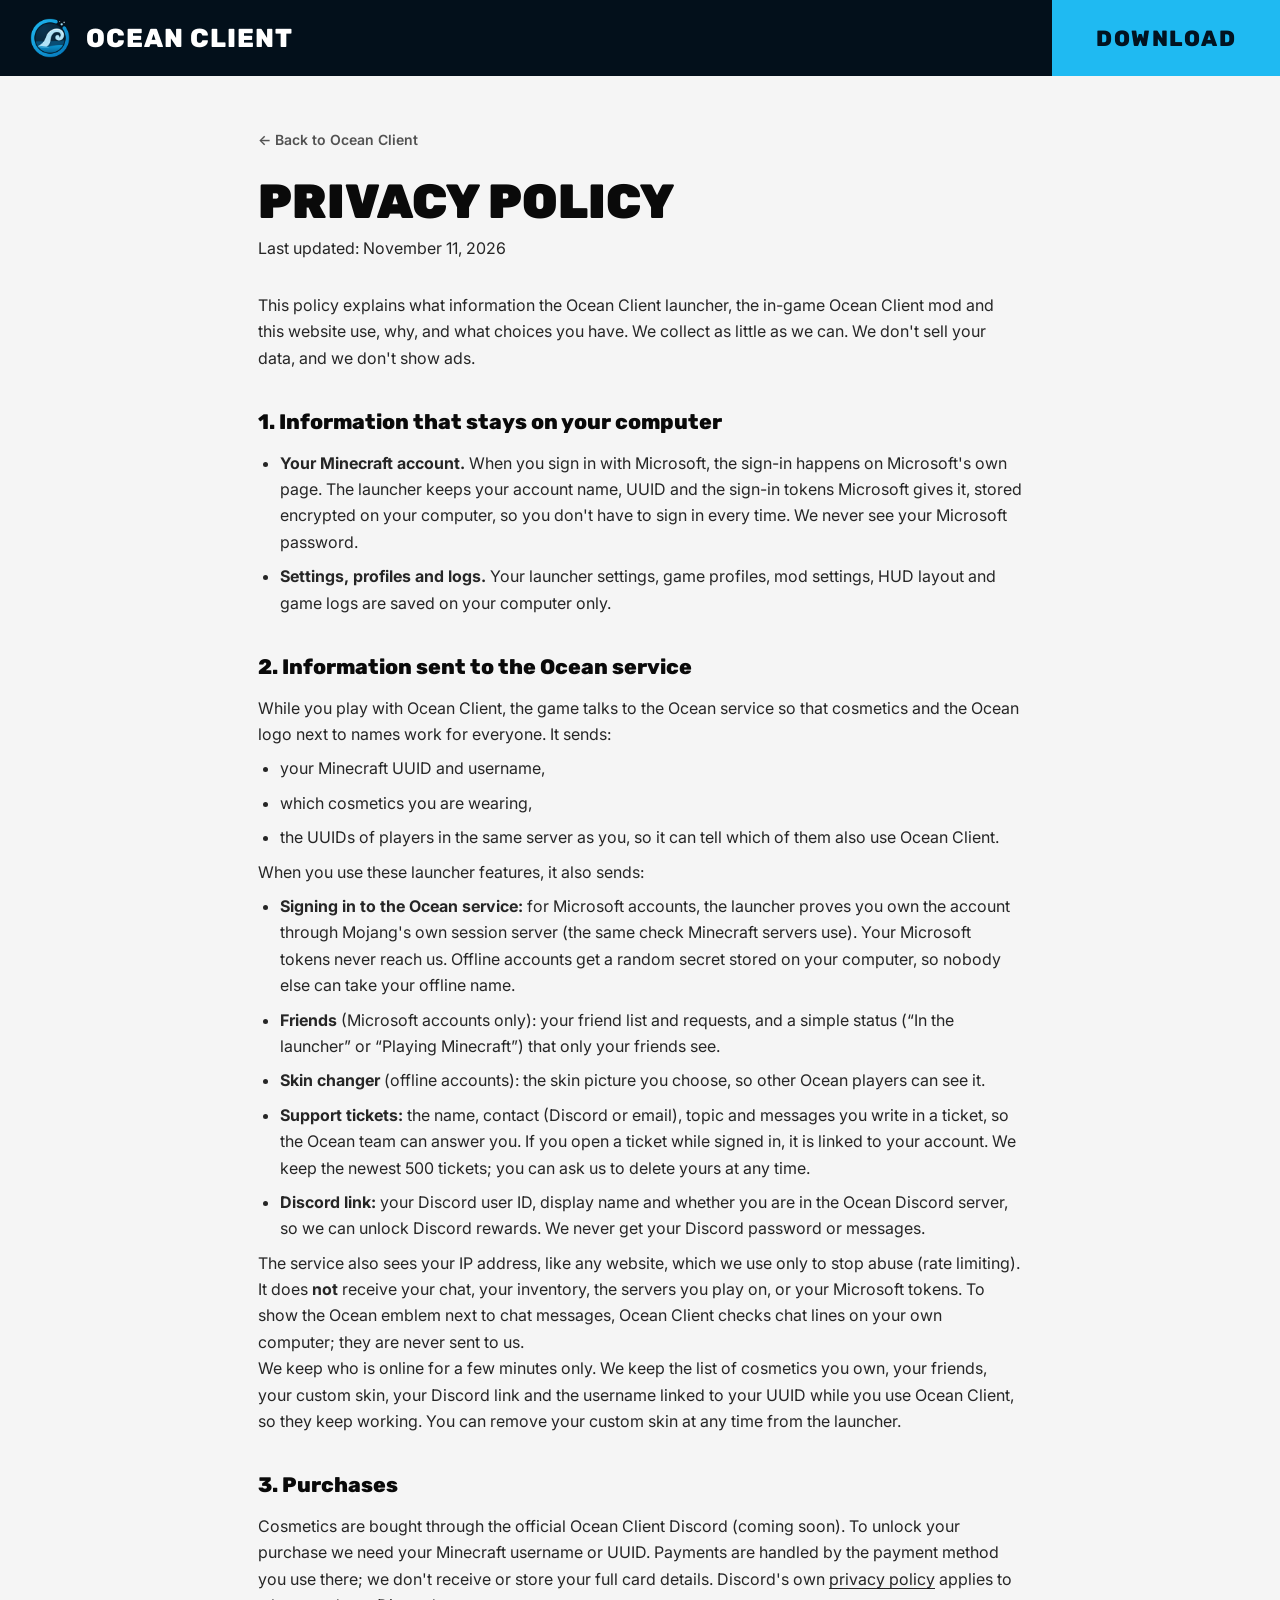
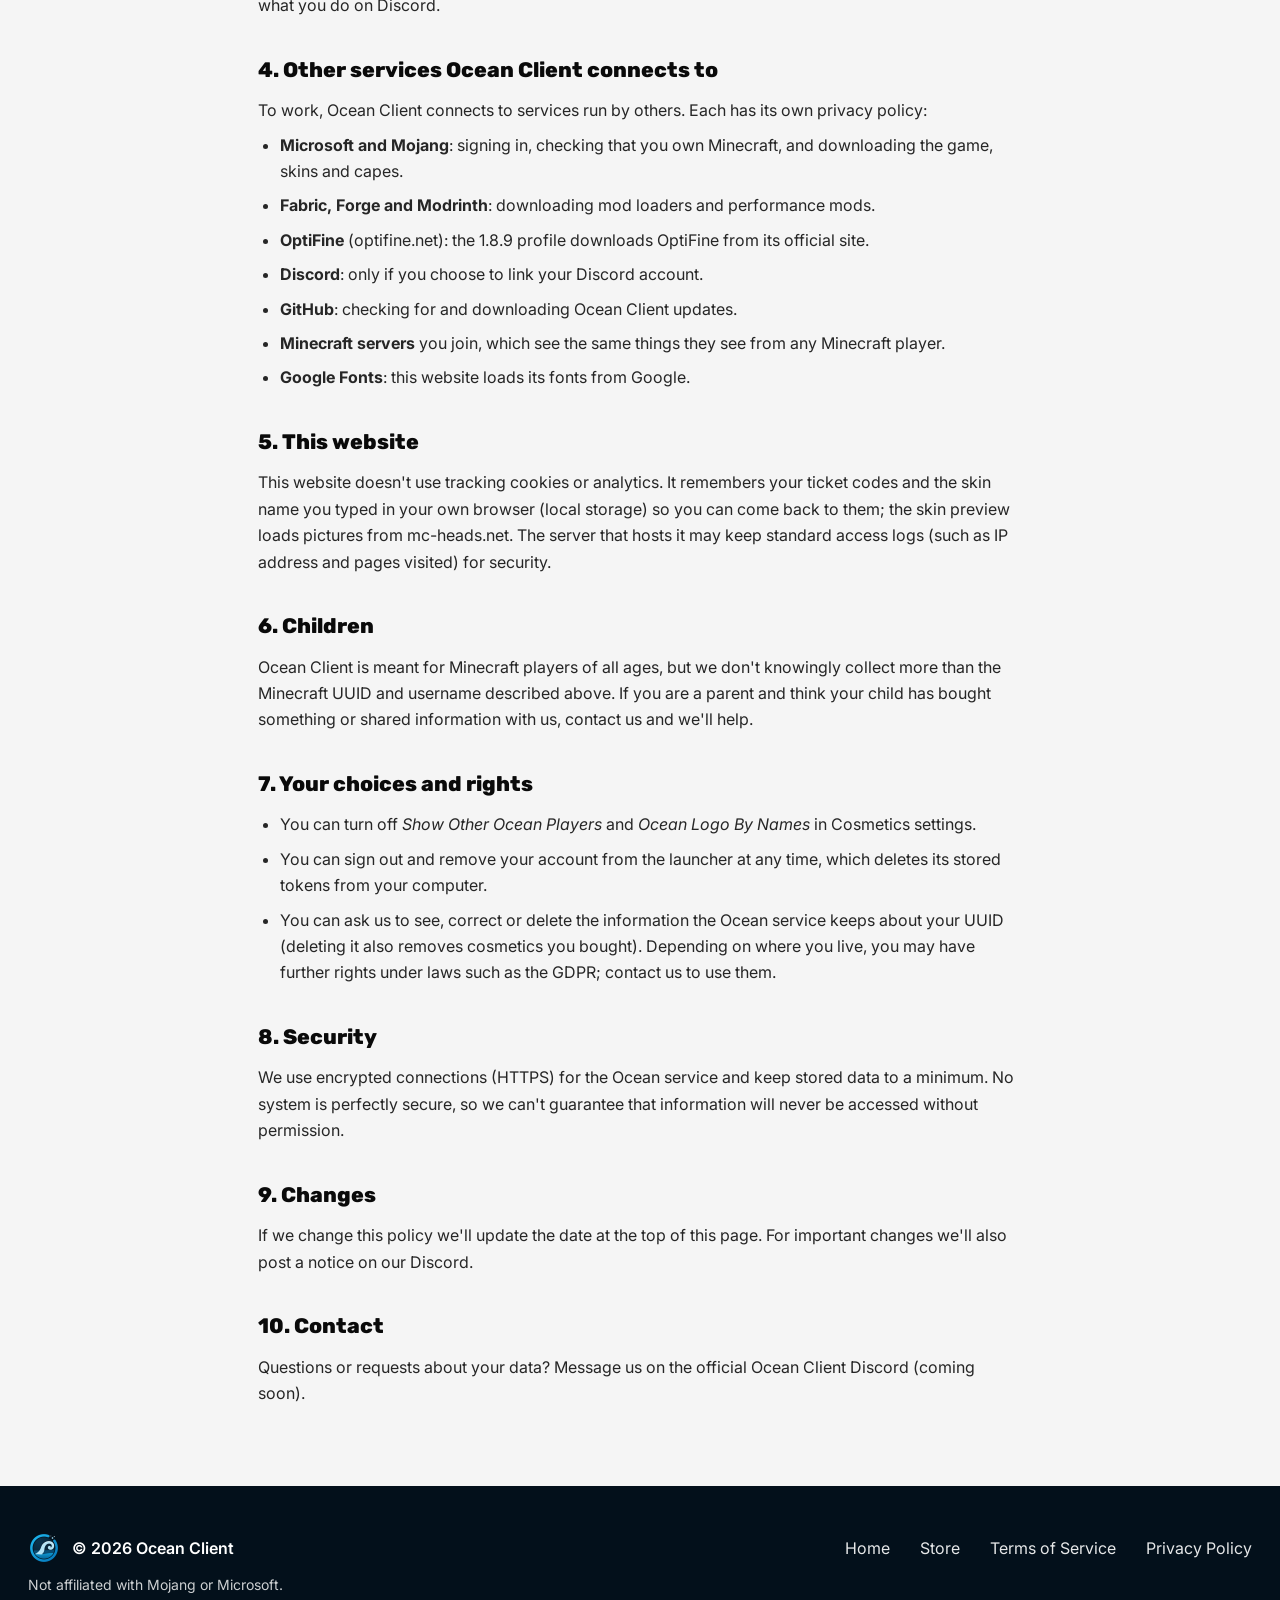
<file: privacy.html>
<!doctype html>
<html lang="en">
<head>
  <meta charset="utf-8" />
  <meta name="viewport" content="width=device-width, initial-scale=1" />
  <title>Privacy Policy · Ocean Client</title>
  <meta name="description" content="What data Ocean Client uses, why, and how to contact us about it." />
  <link rel="icon" href="assets/icon.png" />
  <link rel="preconnect" href="https://fonts.googleapis.com" />
  <link rel="preconnect" href="https://fonts.gstatic.com" crossorigin />
  <link href="https://fonts.googleapis.com/css2?family=Rubik:wght@500;700;800;900&family=Inter:wght@400;500;600;700&display=swap" rel="stylesheet" />
  <link rel="stylesheet" href="style.css" />
</head>
<body class="doc-page">
  <header class="top">
    <a class="brand" href="index.html"><img src="assets/logo-white.png" alt="" />OCEAN CLIENT</a>
    <div class="top-right">
      <a class="dl-block" href="index.html#download">Download</a>
    </div>
  </header>

  <main class="doc">
    <a class="doc-back" href="index.html">← Back to Ocean Client</a>
    <h1>Privacy Policy</h1>
    <p class="doc-date">Last updated: November 11, 2026</p>

    <p>This policy explains what information the Ocean Client launcher, the in-game Ocean Client mod and this website use, why, and what choices you have. We collect as little as we can. We don't sell your data, and we don't show ads.</p>

    <h2>1. Information that stays on your computer</h2>
    <ul>
      <li><b>Your Minecraft account.</b> When you sign in with Microsoft, the sign-in happens on Microsoft's own page. The launcher keeps your account name, UUID and the sign-in tokens Microsoft gives it, stored encrypted on your computer, so you don't have to sign in every time. We never see your Microsoft password.</li>
      <li><b>Settings, profiles and logs.</b> Your launcher settings, game profiles, mod settings, HUD layout and game logs are saved on your computer only.</li>
    </ul>

    <h2>2. Information sent to the Ocean service</h2>
    <p>While you play with Ocean Client, the game talks to the Ocean service so that cosmetics and the Ocean logo next to names work for everyone. It sends:</p>
    <ul>
      <li>your Minecraft UUID and username,</li>
      <li>which cosmetics you are wearing,</li>
      <li>the UUIDs of players in the same server as you, so it can tell which of them also use Ocean Client.</li>
    </ul>
    <p>When you use these launcher features, it also sends:</p>
    <ul>
      <li><b>Signing in to the Ocean service:</b> for Microsoft accounts, the launcher proves you own the account through Mojang's own session server (the same check Minecraft servers use). Your Microsoft tokens never reach us. Offline accounts get a random secret stored on your computer, so nobody else can take your offline name.</li>
      <li><b>Friends</b> (Microsoft accounts only): your friend list and requests, and a simple status (“In the launcher” or “Playing Minecraft”) that only your friends see.</li>
      <li><b>Skin changer</b> (offline accounts): the skin picture you choose, so other Ocean players can see it.</li>
      <li><b>Support tickets:</b> the name, contact (Discord or email), topic and messages you write in a ticket, so the Ocean team can answer you. If you open a ticket while signed in, it is linked to your account. We keep the newest 500 tickets; you can ask us to delete yours at any time.</li>
      <li><b>Discord link:</b> your Discord user ID, display name and whether you are in the Ocean Discord server, so we can unlock Discord rewards. We never get your Discord password or messages.</li>
    </ul>
    <p>The service also sees your IP address, like any website, which we use only to stop abuse (rate limiting). It does <b>not</b> receive your chat, your inventory, the servers you play on, or your Microsoft tokens. To show the Ocean emblem next to chat messages, Ocean Client checks chat lines on your own computer; they are never sent to us.</p>
    <p>We keep who is online for a few minutes only. We keep the list of cosmetics you own, your friends, your custom skin, your Discord link and the username linked to your UUID while you use Ocean Client, so they keep working. You can remove your custom skin at any time from the launcher.</p>

    <h2>3. Purchases</h2>
    <p>Cosmetics are bought through the official Ocean Client Discord (coming soon). To unlock your purchase we need your Minecraft username or UUID. Payments are handled by the payment method you use there; we don't receive or store your full card details. Discord's own <a href="https://discord.com/privacy" target="_blank" rel="noopener">privacy policy</a> applies to what you do on Discord.</p>

    <h2>4. Other services Ocean Client connects to</h2>
    <p>To work, Ocean Client connects to services run by others. Each has its own privacy policy:</p>
    <ul>
      <li><b>Microsoft and Mojang</b>: signing in, checking that you own Minecraft, and downloading the game, skins and capes.</li>
      <li><b>Fabric, Forge and Modrinth</b>: downloading mod loaders and performance mods.</li>
      <li><b>OptiFine</b> (optifine.net): the 1.8.9 profile downloads OptiFine from its official site.</li>
      <li><b>Discord</b>: only if you choose to link your Discord account.</li>
      <li><b>GitHub</b>: checking for and downloading Ocean Client updates.</li>
      <li><b>Minecraft servers</b> you join, which see the same things they see from any Minecraft player.</li>
      <li><b>Google Fonts</b>: this website loads its fonts from Google.</li>
    </ul>

    <h2>5. This website</h2>
    <p>This website doesn't use tracking cookies or analytics. It remembers your ticket codes and the skin name you typed in your own browser (local storage) so you can come back to them; the skin preview loads pictures from mc-heads.net. The server that hosts it may keep standard access logs (such as IP address and pages visited) for security.</p>

    <h2>6. Children</h2>
    <p>Ocean Client is meant for Minecraft players of all ages, but we don't knowingly collect more than the Minecraft UUID and username described above. If you are a parent and think your child has bought something or shared information with us, contact us and we'll help.</p>

    <h2>7. Your choices and rights</h2>
    <ul>
      <li>You can turn off <i>Show Other Ocean Players</i> and <i>Ocean Logo By Names</i> in Cosmetics settings.</li>
      <li>You can sign out and remove your account from the launcher at any time, which deletes its stored tokens from your computer.</li>
      <li>You can ask us to see, correct or delete the information the Ocean service keeps about your UUID (deleting it also removes cosmetics you bought). Depending on where you live, you may have further rights under laws such as the GDPR; contact us to use them.</li>
    </ul>

    <h2>8. Security</h2>
    <p>We use encrypted connections (HTTPS) for the Ocean service and keep stored data to a minimum. No system is perfectly secure, so we can't guarantee that information will never be accessed without permission.</p>

    <h2>9. Changes</h2>
    <p>If we change this policy we'll update the date at the top of this page. For important changes we'll also post a notice on our Discord.</p>

    <h2>10. Contact</h2>
    <p>Questions or requests about your data? Message us on the official Ocean Client Discord (coming soon).</p>
  </main>

  <footer>
    <div class="foot-links">
      <div class="foot-brand"><img src="assets/logo-white.png" alt="" /><span>© 2026 Ocean Client</span></div>
      <nav><a href="index.html">Home</a><a href="index.html#store">Store</a><a href="terms.html">Terms of Service</a><a href="privacy.html">Privacy Policy</a></nav>
    </div>
    <p class="legal">Not affiliated with Mojang or Microsoft.</p>
  </footer>
</body>
</html>
</file>
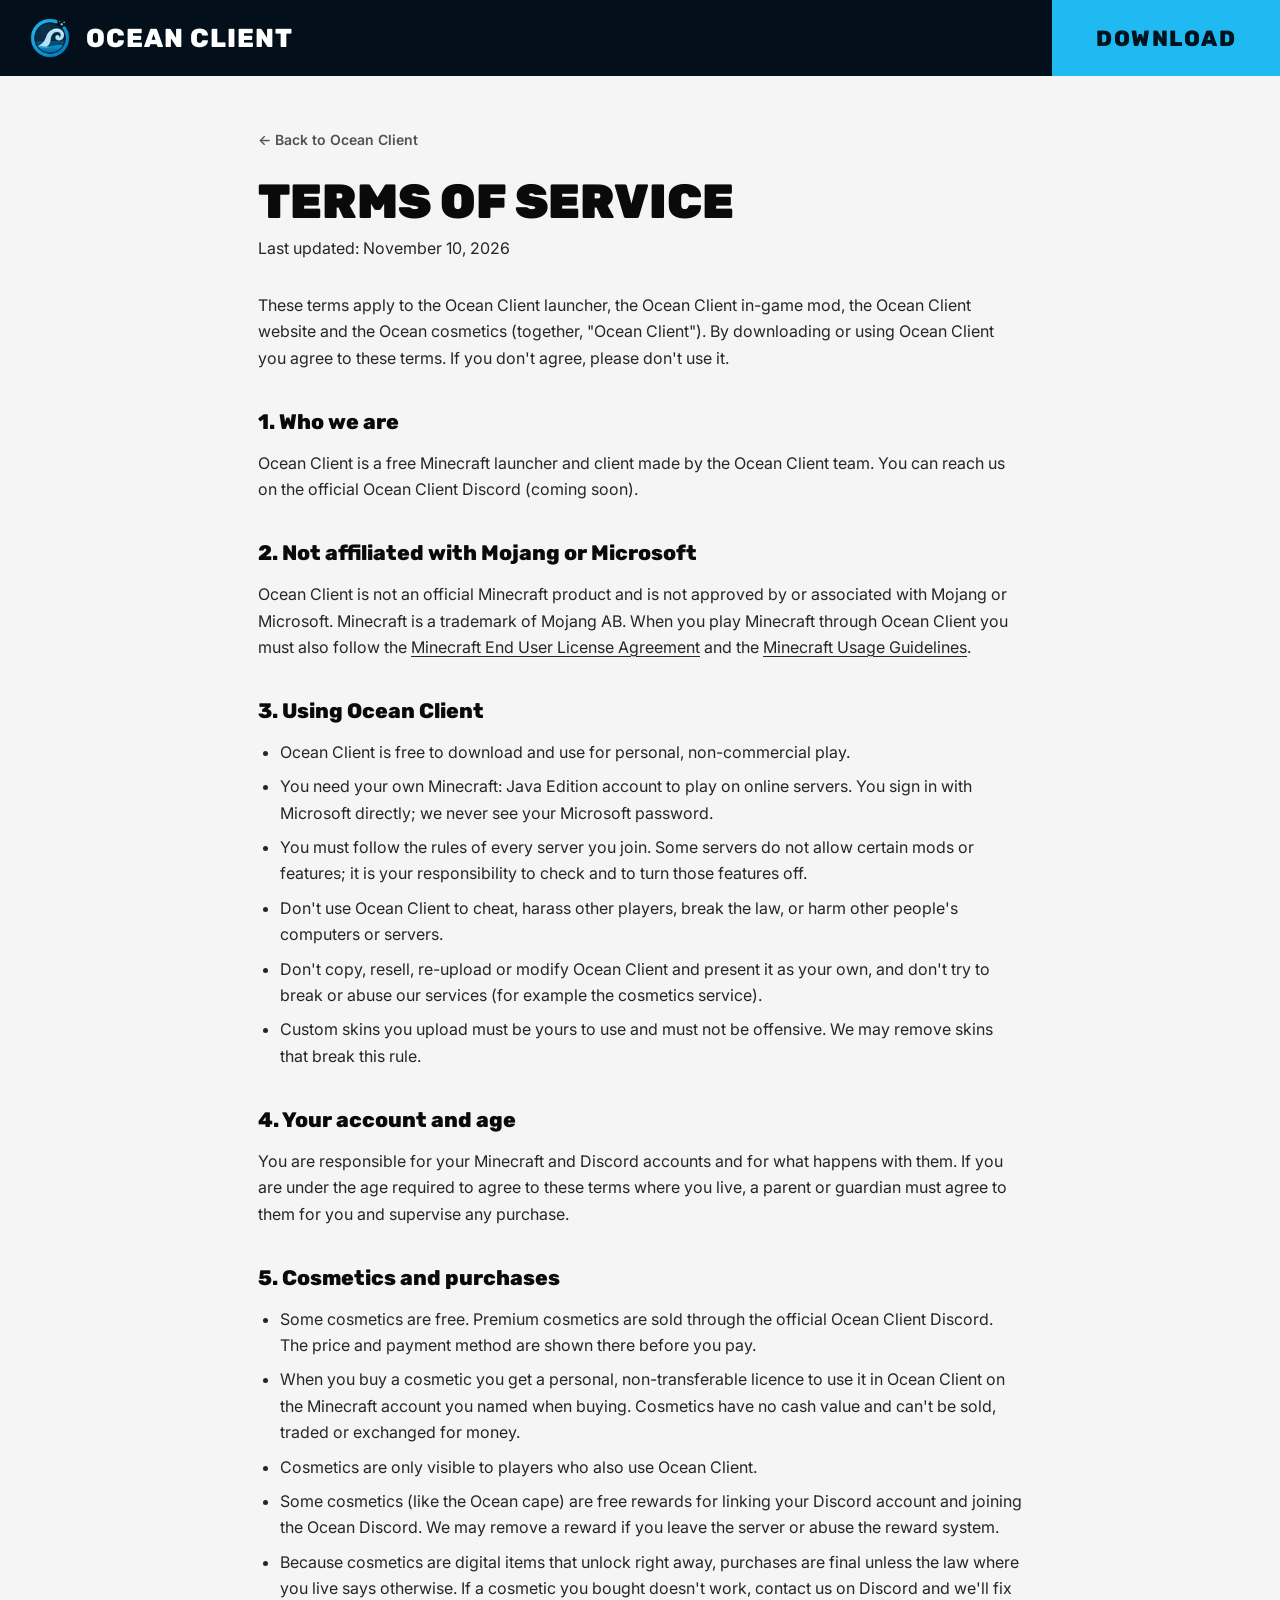
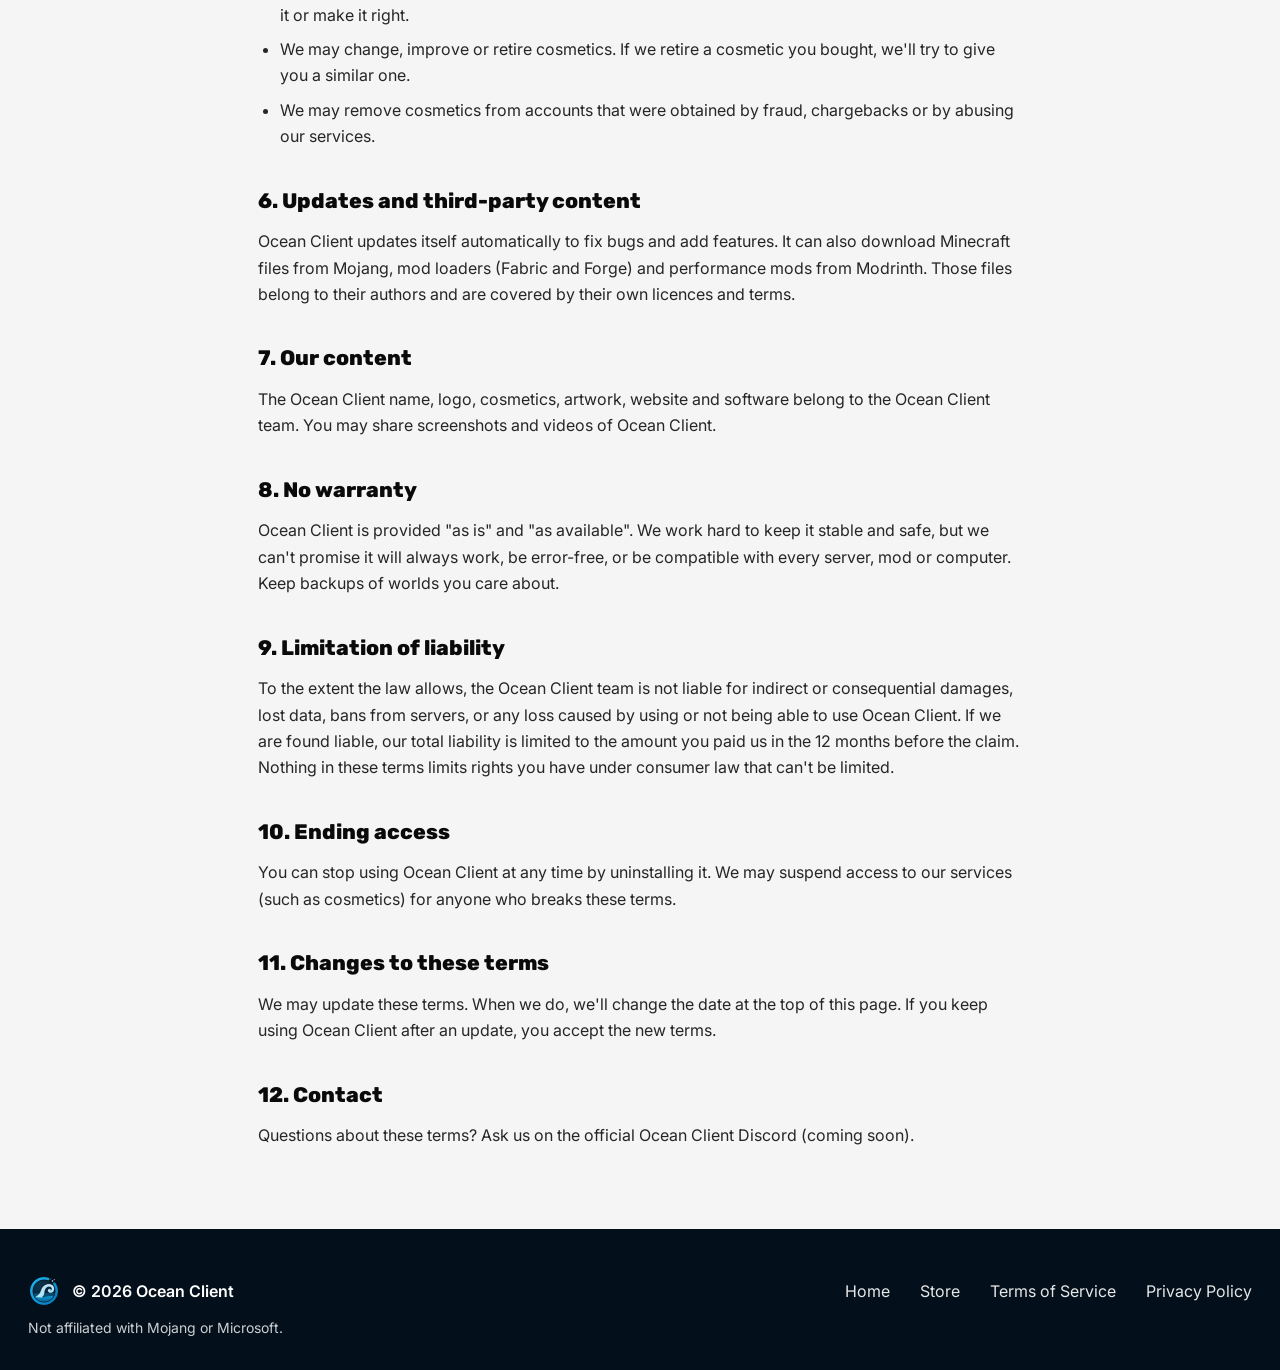
<file: terms.html>
<!doctype html>
<html lang="en">
<head>
  <meta charset="utf-8" />
  <meta name="viewport" content="width=device-width, initial-scale=1" />
  <title>Terms of Service · Ocean Client</title>
  <meta name="description" content="The terms for using Ocean Client, its launcher, website and cosmetics." />
  <link rel="icon" href="assets/icon.png" />
  <link rel="preconnect" href="https://fonts.googleapis.com" />
  <link rel="preconnect" href="https://fonts.gstatic.com" crossorigin />
  <link href="https://fonts.googleapis.com/css2?family=Rubik:wght@500;700;800;900&family=Inter:wght@400;500;600;700&display=swap" rel="stylesheet" />
  <link rel="stylesheet" href="style.css" />
</head>
<body class="doc-page">
  <header class="top">
    <a class="brand" href="index.html"><img src="assets/logo-white.png" alt="" />OCEAN CLIENT</a>
    <div class="top-right">
      <a class="dl-block" href="index.html#download">Download</a>
    </div>
  </header>

  <main class="doc">
    <a class="doc-back" href="index.html">← Back to Ocean Client</a>
    <h1>Terms of Service</h1>
    <p class="doc-date">Last updated: November 10, 2026</p>

    <p>These terms apply to the Ocean Client launcher, the Ocean Client in-game mod, the Ocean Client website and the Ocean cosmetics (together, "Ocean Client"). By downloading or using Ocean Client you agree to these terms. If you don't agree, please don't use it.</p>

    <h2>1. Who we are</h2>
    <p>Ocean Client is a free Minecraft launcher and client made by the Ocean Client team. You can reach us on the official Ocean Client Discord (coming soon).</p>

    <h2>2. Not affiliated with Mojang or Microsoft</h2>
    <p>Ocean Client is not an official Minecraft product and is not approved by or associated with Mojang or Microsoft. Minecraft is a trademark of Mojang AB. When you play Minecraft through Ocean Client you must also follow the <a href="https://www.minecraft.net/eula" target="_blank" rel="noopener">Minecraft End User License Agreement</a> and the <a href="https://www.minecraft.net/usage-guidelines" target="_blank" rel="noopener">Minecraft Usage Guidelines</a>.</p>

    <h2>3. Using Ocean Client</h2>
    <ul>
      <li>Ocean Client is free to download and use for personal, non-commercial play.</li>
      <li>You need your own Minecraft: Java Edition account to play on online servers. You sign in with Microsoft directly; we never see your Microsoft password.</li>
      <li>You must follow the rules of every server you join. Some servers do not allow certain mods or features; it is your responsibility to check and to turn those features off.</li>
      <li>Don't use Ocean Client to cheat, harass other players, break the law, or harm other people's computers or servers.</li>
      <li>Don't copy, resell, re-upload or modify Ocean Client and present it as your own, and don't try to break or abuse our services (for example the cosmetics service).</li>
      <li>Custom skins you upload must be yours to use and must not be offensive. We may remove skins that break this rule.</li>
    </ul>

    <h2>4. Your account and age</h2>
    <p>You are responsible for your Minecraft and Discord accounts and for what happens with them. If you are under the age required to agree to these terms where you live, a parent or guardian must agree to them for you and supervise any purchase.</p>

    <h2>5. Cosmetics and purchases</h2>
    <ul>
      <li>Some cosmetics are free. Premium cosmetics are sold through the official Ocean Client Discord. The price and payment method are shown there before you pay.</li>
      <li>When you buy a cosmetic you get a personal, non-transferable licence to use it in Ocean Client on the Minecraft account you named when buying. Cosmetics have no cash value and can't be sold, traded or exchanged for money.</li>
      <li>Cosmetics are only visible to players who also use Ocean Client.</li>
      <li>Some cosmetics (like the Ocean cape) are free rewards for linking your Discord account and joining the Ocean Discord. We may remove a reward if you leave the server or abuse the reward system.</li>
      <li>Because cosmetics are digital items that unlock right away, purchases are final unless the law where you live says otherwise. If a cosmetic you bought doesn't work, contact us on Discord and we'll fix it or make it right.</li>
      <li>We may change, improve or retire cosmetics. If we retire a cosmetic you bought, we'll try to give you a similar one.</li>
      <li>We may remove cosmetics from accounts that were obtained by fraud, chargebacks or by abusing our services.</li>
    </ul>

    <h2>6. Updates and third-party content</h2>
    <p>Ocean Client updates itself automatically to fix bugs and add features. It can also download Minecraft files from Mojang, mod loaders (Fabric and Forge) and performance mods from Modrinth. Those files belong to their authors and are covered by their own licences and terms.</p>

    <h2>7. Our content</h2>
    <p>The Ocean Client name, logo, cosmetics, artwork, website and software belong to the Ocean Client team. You may share screenshots and videos of Ocean Client.</p>

    <h2>8. No warranty</h2>
    <p>Ocean Client is provided "as is" and "as available". We work hard to keep it stable and safe, but we can't promise it will always work, be error-free, or be compatible with every server, mod or computer. Keep backups of worlds you care about.</p>

    <h2>9. Limitation of liability</h2>
    <p>To the extent the law allows, the Ocean Client team is not liable for indirect or consequential damages, lost data, bans from servers, or any loss caused by using or not being able to use Ocean Client. If we are found liable, our total liability is limited to the amount you paid us in the 12 months before the claim. Nothing in these terms limits rights you have under consumer law that can't be limited.</p>

    <h2>10. Ending access</h2>
    <p>You can stop using Ocean Client at any time by uninstalling it. We may suspend access to our services (such as cosmetics) for anyone who breaks these terms.</p>

    <h2>11. Changes to these terms</h2>
    <p>We may update these terms. When we do, we'll change the date at the top of this page. If you keep using Ocean Client after an update, you accept the new terms.</p>

    <h2>12. Contact</h2>
    <p>Questions about these terms? Ask us on the official Ocean Client Discord (coming soon).</p>
  </main>

  <footer>
    <div class="foot-links">
      <div class="foot-brand"><img src="assets/logo-white.png" alt="" /><span>© 2026 Ocean Client</span></div>
      <nav><a href="index.html">Home</a><a href="index.html#store">Store</a><a href="terms.html">Terms of Service</a><a href="privacy.html">Privacy Policy</a></nav>
    </div>
    <p class="legal">Not affiliated with Mojang or Microsoft.</p>
  </footer>
</body>
</html>
</file>
<file: style.css>
:root {
  --green: #1fbaf2;
  --green-2: #7fd3f3;
  --green-deep: #0a0a0a;
  --gold: #e9c46a;
  --ink: #0a0a0a;
  --black: #03101b;
  --light: #f5f5f5;
  --muted: #6b6b6b;
}
* { box-sizing: border-box; margin: 0; }
html { scroll-behavior: smooth; }
[id] { scroll-margin-top: 130px; }
body { font-family: Inter, "Segoe UI", system-ui, sans-serif; color: var(--ink); background: var(--black); overflow-x: hidden; }
a { color: inherit; text-decoration: none; cursor: pointer; }
img { max-width: 100%; display: block; }
svg { fill: currentColor; }

/* ---------- header ---------- */
.top { position: sticky; top: 0; z-index: 20; height: 76px; display: flex; justify-content: space-between; align-items: center; padding-left: 28px; background: #03101b; color: #fff; }
.brand { display: flex; align-items: center; gap: 14px; font-family: Rubik, sans-serif; font-weight: 800; font-size: 26px; letter-spacing: 1px; }
.brand img { width: 44px; height: 44px; }
.top-right { display: flex; align-items: stretch; height: 100%; }
.online { display: flex; align-items: center; gap: 8px; font-size: 14px; font-weight: 600; margin-right: 24px; color: #d4d4d4; }
.online i { width: 9px; height: 9px; border-radius: 50%; background: var(--green); box-shadow: 0 0 10px var(--green); }
.dl-block { display: flex; align-items: center; padding: 0 44px; background: #fff; color: #000; font-family: Rubik, sans-serif; font-weight: 800; font-size: 22px; letter-spacing: 1.5px; text-transform: uppercase; transition: background .2s; }
.dl-block:hover { background: #d4d4d4; }
.menu-btn { display: flex; align-items: center; gap: 14px; padding: 0 34px; background: none; border: 0; color: #fff; cursor: pointer; flex-direction: row; }
.menu-btn span { display: block; width: 26px; height: 3px; background: #fff; border-radius: 2px; box-shadow: 0 -8px #fff, 0 8px #fff; }
.menu-btn span + span { display: none; }
.menu-btn em { font-style: normal; font-family: Rubik, sans-serif; font-weight: 800; font-size: 22px; letter-spacing: 1.5px; text-transform: uppercase; }
.subnav { position: sticky; top: 76px; z-index: 19; display: flex; justify-content: center; gap: 46px; padding: 14px 20px; background: rgba(0, 0, 0, 0.9); backdrop-filter: blur(10px); border-top: 1px solid rgba(255,255,255,0.05); }
.subnav a { color: #fff; font-family: Rubik, sans-serif; font-weight: 700; font-size: 14px; letter-spacing: 1px; text-transform: uppercase; opacity: .9; transition: color .15s; }
.subnav a:hover { color: #a3a3a3; }

/* ---------- hero ---------- */
.hero { position: relative; min-height: 640px; display: grid; place-items: center; text-align: center; color: #fff; overflow: hidden; padding: 70px 20px 150px; }
.hero-bg { position: absolute; inset: -20px; background: url(assets/banner.webp) center 55% / cover; filter: saturate(1.08); animation: drift 30s ease-in-out infinite alternate; }
.hero::after { content: ""; position: absolute; inset: 0; background: radial-gradient(ellipse at 50% 40%, rgba(0,0,0,0) 25%, rgba(0,0,0,0.45) 100%), linear-gradient(180deg, rgba(3,16,27,0.25), rgba(3,16,27,0.2) 60%, #03101b); }
@keyframes drift { to { transform: scale(1.06) translateX(-14px); } }
.hero-inner { position: relative; z-index: 1; }
.emblem { width: 190px; margin: 0 auto 10px; filter: drop-shadow(0 0 26px rgba(255,255,255,0.35)); animation: float 5s ease-in-out infinite; }
@keyframes float { 50% { transform: translateY(-8px); } }
.hero h1 { font-family: Rubik, sans-serif; font-weight: 900; font-size: clamp(42px, 7vw, 76px); letter-spacing: 1px; line-height: 1; text-shadow: 0 6px 30px rgba(0,0,0,0.6); }
.hero p { font-size: 18px; opacity: .9; margin: 12px 0 26px; }
.hero small { display: block; margin-top: 14px; opacity: .6; font-size: 13px; }
.hero-btns { display: flex; gap: 22px; justify-content: center; flex-wrap: wrap; }
.btn { display: inline-flex; align-items: center; gap: 10px; min-width: 170px; justify-content: center; padding: 12px 26px; border-radius: 8px; font-family: Rubik, sans-serif; font-weight: 800; font-size: 17px; letter-spacing: 1px; text-transform: uppercase; transition: transform .15s, box-shadow .15s, filter .15s; }
.btn svg { width: 20px; height: 20px; }
.btn.green { background: #fff; color: #000; box-shadow: 0 10px 30px -10px rgba(255,255,255,0.45); }
.btn.gold { background: rgba(0,0,0,0.55); color: #fff; border: 2px solid rgba(255,255,255,0.8); backdrop-filter: blur(6px); }
.btn:hover { transform: translateY(-2px); filter: brightness(1.06); }

/* ---------- feature tiles ---------- */
.tiles { position: relative; z-index: 2; display: grid; grid-template-columns: repeat(4, 1fr); max-width: 1360px; margin: -120px auto 0; border-radius: 24px; overflow: hidden; box-shadow: 0 30px 70px -20px rgba(0,0,0,0.7); }
.tile { position: relative; height: 400px; display: flex; flex-direction: column; justify-content: center; align-items: center; text-align: center; color: #fff; overflow: hidden; }
.tile::before { content: ""; position: absolute; inset: -12px; background: var(--img) center / cover; filter: blur(6px) saturate(1.2); transform: scale(1.05); transition: transform .5s, filter .5s; }
.tile::after { content: ""; position: absolute; inset: 0; background: linear-gradient(180deg, rgba(0,0,0,0.25), rgba(0,0,0,0.45)); }
.tile:hover::before { transform: scale(1.12); filter: blur(3px) saturate(1.3); }
.tile small, .tile b { position: relative; z-index: 1; }
.tile small { font-family: Rubik, sans-serif; font-style: italic; font-weight: 700; font-size: 15px; letter-spacing: 3px; text-transform: uppercase; opacity: .92; }
.tile b { font-family: Rubik, sans-serif; font-weight: 900; font-size: clamp(34px, 3.6vw, 54px); line-height: 1.05; text-transform: uppercase; margin-top: 6px; text-shadow: 0 4px 18px rgba(0,0,0,0.5); }

/* ---------- light content area ---------- */
.light { background: var(--light); padding: 50px 0 90px; margin-top: -60px; padding-top: 110px; }
.wrap { max-width: 1360px; margin: 0 auto; padding: 0 28px; }
.grid2 { display: grid; grid-template-columns: 1fr 440px; gap: 26px; }

.partner { display: grid; grid-template-columns: auto 1fr auto; align-items: stretch; background: #15110a; color: #fff; border-radius: 14px; overflow: hidden; margin-bottom: 14px; }
.partner-logo { display: flex; align-items: center; gap: 10px; padding: 16px 20px; }
.partner-logo img { width: 58px; filter: drop-shadow(0 2px 8px rgba(233,196,106,0.35)); }
.partner-discord { color: var(--gold); font-weight: 700; text-decoration: underline; text-underline-offset: 3px; white-space: nowrap; }
.partner-logo span { font-family: Rubik, sans-serif; font-weight: 800; font-size: 15px; line-height: 1.05; letter-spacing: 1.5px; color: var(--gold); }
.partner p { align-self: center; font-size: 15px; line-height: 1.4; padding: 14px 18px 14px 0; }
.partner-cta { display: flex; align-items: center; gap: 10px; padding: 0 30px; background: linear-gradient(180deg, #f2d27b, #c9a227); color: #1a1408; font-family: Rubik, sans-serif; font-weight: 800; letter-spacing: 1px; text-transform: uppercase; white-space: nowrap; transition: filter .15s; }
.partner-cta svg { width: 22px; height: 22px; fill: #1a1408; }
.partner-cta:hover { filter: brightness(1.08); }

.latest { position: relative; height: 420px; border-radius: 16px; overflow: hidden; background: var(--img) center / cover; color: #fff; display: flex; align-items: flex-end; }
.latest::after { content: ""; position: absolute; inset: 0; background: linear-gradient(180deg, rgba(0,0,0,0) 40%, rgba(0,0,0,0.8)); }
.ribbon { position: absolute; z-index: 2; top: 26px; left: -42px; width: 170px; padding: 7px 0; text-align: center; background: #03101b; color: #fff; font-family: Rubik, sans-serif; font-weight: 800; letter-spacing: 2px; text-transform: uppercase; font-size: 15px; transform: rotate(-45deg); }
.when { position: absolute; z-index: 2; top: 18px; right: 22px; font-size: 22px; font-style: italic; font-weight: 500; text-shadow: 0 2px 10px rgba(0,0,0,0.5); }
.latest-body { position: relative; z-index: 2; padding: 26px; }
.latest-body h2 { font-family: Rubik, sans-serif; font-weight: 900; font-size: 34px; text-transform: uppercase; }
.latest-body p { opacity: .9; margin-top: 6px; }

.socials { background: #fff; border-radius: 14px; padding: 22px; text-align: center; box-shadow: 0 6px 20px -12px rgba(0,0,0,0.25); margin-bottom: 14px; }
.socials h3 { font-family: Rubik, sans-serif; font-style: italic; font-weight: 700; font-size: 15px; letter-spacing: 3px; text-transform: uppercase; color: #525252; margin-bottom: 16px; }
.soc { display: flex; justify-content: center; gap: 26px; }
.soc a { color: #262626; transition: color .15s, transform .15s; }
.soc a:hover { color: #000; transform: translateY(-2px); }
.soc svg { width: 22px; height: 22px; }
.side-news { position: relative; display: flex; flex-direction: column; justify-content: space-between; height: 148px; border-radius: 14px; overflow: hidden; background: var(--img) center / cover; color: #fff; padding: 18px 22px; margin-bottom: 14px; }
.side-news::before { content: ""; position: absolute; inset: 0; background: linear-gradient(90deg, rgba(0,0,0,0.75), rgba(0,0,0,0.15)); }
.side-news b, .side-news small, .side-news i { position: relative; }
.side-news b { font-family: Rubik, sans-serif; font-weight: 900; font-size: 24px; text-transform: uppercase; line-height: 1.05; max-width: 75%; }
.side-news small { font-style: italic; opacity: .85; }
.side-news i { position: absolute; right: 18px; bottom: 16px; width: 22px; height: 22px; border-radius: 50%; background: #fff; }
.side-news i::after { content: ""; position: absolute; left: 7px; top: 6px; width: 6px; height: 6px; border-top: 2.5px solid #111; border-right: 2.5px solid #111; transform: rotate(45deg); }
.side-news:hover { filter: brightness(1.08); }

.title { font-family: Rubik, sans-serif; font-weight: 900; font-size: 36px; text-transform: uppercase; margin: 70px 0 10px; }
.lead { color: var(--muted); margin-bottom: 22px; }
.chips { display: flex; flex-wrap: wrap; gap: 8px; }
.chips span { padding: 8px 14px; border-radius: 10px; background: #fff; border: 1px solid #e5e5e5; font-size: 14px; font-weight: 600; }
.gallery { display: grid; grid-template-columns: repeat(auto-fit, minmax(300px, 1fr)); gap: 18px; margin-top: 22px; }
figure { background: #fff; border-radius: 14px; overflow: hidden; box-shadow: 0 6px 20px -12px rgba(0,0,0,0.25); }
figure img { aspect-ratio: 16 / 9; object-fit: cover; width: 100%; }
figcaption { padding: 12px 16px; font-weight: 600; font-size: 14px; color: #262626; }
.faq details { background: #fff; border-radius: 12px; padding: 16px 20px; margin-top: 10px; box-shadow: 0 4px 14px -10px rgba(0,0,0,0.25); }
.faq summary { cursor: pointer; font-weight: 700; }
.faq p { color: var(--muted); margin-top: 8px; line-height: 1.5; }

.cta { position: relative; display: flex; align-items: center; gap: 34px; margin-top: 80px; padding: 34px 50px; border-radius: 20px; color: #fff; overflow: hidden; background: linear-gradient(120deg, #000, #1f1f1f 55%, #000); }
.cta::before { content: ""; position: absolute; inset: 0; background: url(assets/banner.webp) center / cover; opacity: .14; mix-blend-mode: luminosity; }
.cta > * { position: relative; }
.cta img { width: 120px; }
.cta p { flex: 1; font-size: 19px; line-height: 1.45; font-weight: 400; }
.cta-btn { display: inline-flex; align-items: center; gap: 12px; padding: 18px 42px; border-radius: 999px; border: 2px solid rgba(255,255,255,0.75); font-family: Rubik, sans-serif; font-weight: 900; font-size: 26px; letter-spacing: 1px; text-transform: uppercase; transition: background .2s; }
.cta-btn svg { width: 24px; height: 24px; }
.cta-btn:hover { background: rgba(255,255,255,0.15); }

/* ---------- footer ---------- */
footer { background: var(--black); color: #fff; padding: 46px 28px 34px; }
.foot-links { max-width: 1360px; margin: 0 auto; display: flex; justify-content: space-between; align-items: center; flex-wrap: wrap; gap: 20px; }
.foot-brand { display: flex; align-items: center; gap: 12px; font-weight: 600; }
.foot-brand img { width: 32px; }
footer nav { display: flex; gap: 30px; flex-wrap: wrap; }
footer nav a { opacity: .9; }
footer nav a:hover { color: #a3a3a3; }
.legal { max-width: 1360px; margin: 12px auto 0; font-size: 14px; opacity: .8; }

@media (max-width: 1000px) {
  .tiles { grid-template-columns: repeat(2, 1fr); margin: -100px 16px 0; }
  .tile { height: 260px; }
  .grid2 { grid-template-columns: 1fr; }
  .partner { grid-template-columns: 1fr; }
  .partner-cta { padding: 14px; justify-content: center; }
  .subnav { gap: 18px; overflow-x: auto; justify-content: flex-start; }
  .online, .menu-btn em { display: none; }
  .dl-block { padding: 0 20px; font-size: 16px; }
  .cta { flex-direction: column; text-align: center; padding: 30px 22px; }
}
@media (max-width: 560px) {
  .brand { font-size: 18px; } .brand img { width: 34px; height: 34px; }
  .top { padding-left: 16px; } .menu-btn { padding: 0 16px; }
  .tiles { grid-template-columns: 1fr; }
  .wrap { padding: 0 16px; }
}

/* ---------- cosmetics store ---------- */
.store { background: #03101b; color: #fff; padding: 90px 0 100px; }
.store .title { margin-top: 0; }
.store .lead { color: #a3a3a3; }
.store-tabs { display: flex; flex-wrap: wrap; gap: 8px; margin: 6px 0 26px; }
.store-tabs button { font: 700 14px Rubik, sans-serif; letter-spacing: 1px; text-transform: uppercase; padding: 10px 18px; border-radius: 999px; border: 1px solid rgba(255,255,255,0.2); background: none; color: #fff; cursor: pointer; transition: .15s; }
.store-tabs button:hover { border-color: #fff; }
.store-tabs button.active { background: #fff; color: #000; border-color: #fff; }
.store-grid { display: grid; grid-template-columns: repeat(auto-fill, minmax(200px, 1fr)); gap: 16px; }
.item { position: relative; display: flex; flex-direction: column; border-radius: 16px; background: linear-gradient(180deg, #161616, #0b0b0b); border: 1px solid rgba(255,255,255,0.08); overflow: hidden; transition: transform .2s, border-color .2s; }
.item:hover { transform: translateY(-4px); border-color: rgba(255,255,255,0.35); }
.item-art { aspect-ratio: 1; display: grid; place-items: center; background: radial-gradient(circle at 50% 40%, #2a2a2a, #0d0d0d 70%); }
.item-art img { width: 72%; image-rendering: auto; filter: drop-shadow(0 12px 18px rgba(0,0,0,0.6)); transition: transform .3s; }
.item:hover .item-art img { transform: scale(1.07) rotate(-2deg); }
.item-body { padding: 14px 16px 16px; display: flex; flex-direction: column; gap: 4px; flex: 1; }
.item-body b { font: 800 18px Rubik, sans-serif; }
.item-body small { color: #9a9a9a; font-size: 13px; line-height: 1.4; flex: 1; }
.item-tags { position: absolute; top: 12px; left: 12px; display: flex; gap: 6px; }
.item-tags span { font: 700 10.5px Rubik, sans-serif; letter-spacing: 1px; text-transform: uppercase; padding: 4px 8px; border-radius: 6px; background: rgba(0,0,0,0.65); border: 1px solid rgba(255,255,255,0.2); }
.item-tags span.free { background: #fff; color: #000; }
.buy { margin-top: 10px; display: flex; justify-content: center; align-items: center; gap: 8px; padding: 11px; border-radius: 10px; font: 800 14px Rubik, sans-serif; letter-spacing: 1px; text-transform: uppercase; background: #fff; color: #000; transition: .15s; }
.buy:hover { background: #d4d4d4; }
.buy svg { width: 16px; height: 16px; }
.buy.owned { background: none; color: #a3a3a3; border: 1px solid rgba(255,255,255,0.15); cursor: default; }
.store-note { margin-top: 26px; color: #8a8a8a; font-size: 14px; }
.store-note a { color: #fff; text-decoration: underline; text-underline-offset: 3px; }

/* ---------- legal pages ---------- */
.doc-page { background: #f5f5f5; }
.doc { max-width: 820px; margin: 0 auto; padding: 50px 28px 80px; color: #0a0a0a; line-height: 1.65; }
.doc-back { display: inline-block; margin-bottom: 26px; color: #525252; font-weight: 600; font-size: 14px; }
.doc-back:hover { color: #000; }
.doc h1 { font-family: Rubik, sans-serif; font-weight: 900; font-size: clamp(34px, 5vw, 48px); text-transform: uppercase; line-height: 1.05; }
.doc-date { color: #6b6b6b; margin: 8px 0 30px; font-size: 14px; }
.doc h2 { font-family: Rubik, sans-serif; font-weight: 800; font-size: 21px; margin: 34px 0 10px; }
.doc p, .doc li { font-size: 16px; color: #262626; }
.doc ul { padding-left: 22px; margin: 8px 0; display: grid; gap: 8px; }
.doc a { text-decoration: underline; text-underline-offset: 3px; }
.doc a.doc-back { text-decoration: none; }

/* ===== What's new, VIP, polish ===== */
html { scroll-behavior: smooth; }
.dl-block { display: inline-flex; align-items: center; gap: 6px; }
.dl-block svg { width: 16px; height: 16px; fill: currentColor; }
.newsec { padding: 80px 0 60px; margin-top: -40px; background: radial-gradient(ellipse at 50% 0%, #1a1a1a, #070707 70%); }
.newsec .title, .newsec .lead { color: #fff; text-align: center; }
.newsec .lead { color: #a3a3a3; margin-bottom: 28px; }
.feat-grid { display: grid; grid-template-columns: repeat(3, 1fr); gap: 14px; }
.feat { padding: 22px; border-radius: 16px; background: rgba(255,255,255,.04); border: 1px solid rgba(255,255,255,.09); transition: transform .2s, border-color .2s, background .2s; }
.feat:hover { transform: translateY(-4px); border-color: rgba(255,255,255,.28); background: rgba(255,255,255,.07); }
.feat i { display: grid; place-items: center; width: 44px; height: 44px; border-radius: 12px; background: #fff; font-style: normal; font-size: 22px; margin-bottom: 12px; filter: grayscale(1); }
.feat b { display: block; color: #fff; font-size: 17px; margin-bottom: 6px; }
.feat p { color: #a3a3a3; font-size: 14px; line-height: 1.55; margin: 0; }
.vipsec { padding: 70px 0; background: linear-gradient(135deg, #0b0703, #1a1204 60%, #0b0703); }
.vip-wrap { display: grid; grid-template-columns: 1.4fr 1fr; gap: 40px; align-items: center; }
.vipsec .title { color: #fff; text-align: left; margin-top: 10px; }
.vipsec .lead { color: #d6c49a; text-align: left; }
.vip-pill { display: inline-block; padding: 4px 12px; border-radius: 8px; font-weight: 900; letter-spacing: 1px; color: #1a1200; background: linear-gradient(135deg, #fff3b0, #f5c542 55%, #b8860b); box-shadow: 0 0 22px rgba(245,197,66,.45); }
.vip-list { list-style: none; padding: 0; margin: 18px 0 0; display: grid; gap: 10px; color: #e7dcc0; }
.vip-list li { padding-left: 26px; position: relative; }
.vip-list li::before { content: '+'; position: absolute; left: 0; top: -2px; color: #f5c542; font-weight: 900; font-size: 20px; }
.vip-list b { color: #fff; }
.vip-card { display: grid; gap: 10px; justify-items: center; text-align: center; padding: 30px; border-radius: 20px; background: rgba(255,255,255,.04); border: 1px solid rgba(245,197,66,.35); box-shadow: 0 0 60px rgba(245,197,66,.12); }
.vip-card > b { color: #fff; font-size: 22px; }
.vip-price { font-size: 30px; font-weight: 900; color: #f5c542; font-family: Rubik, sans-serif; }
.vip-card small { color: #bfae84; }
.store-grid .coin { color: #b8860b; background: rgba(245,197,66,.16); }
.store-grid .vip { color: #1a1200; background: linear-gradient(135deg, #fff3b0, #f5c542); }
@media (max-width: 900px) { .feat-grid { grid-template-columns: 1fr 1fr; } .vip-wrap { grid-template-columns: 1fr; } }
@media (max-width: 560px) { .feat-grid { grid-template-columns: 1fr; } }

/* ===== Drawer menu ===== */
.drawer { position: fixed; top: 0; right: 0; bottom: 0; width: min(380px, 88vw); z-index: 60; background: #070707; border-left: 1px solid rgba(255,255,255,.08); padding: 70px 30px 30px; display: flex; flex-direction: column; gap: 24px; transform: translateX(100%); transition: transform .35s cubic-bezier(.2,.8,.2,1); }
.drawer.open { transform: none; }
.drawer-shade { position: fixed; inset: 0; z-index: 55; background: rgba(0,0,0,.55); backdrop-filter: blur(4px); opacity: 0; pointer-events: none; transition: opacity .3s; }
.drawer-shade.open { opacity: 1; pointer-events: auto; }
.drawer-close { position: absolute; top: 18px; right: 22px; width: 40px; height: 40px; border-radius: 10px; border: 1px solid rgba(255,255,255,.15); background: none; color: #fff; font-size: 26px; cursor: pointer; }
.drawer-nav { display: grid; gap: 4px; }
.drawer-nav a { color: #fff; font-family: Rubik, sans-serif; font-weight: 800; font-size: 22px; letter-spacing: .5px; text-transform: uppercase; padding: 8px 0; border-bottom: 1px solid rgba(255,255,255,.06); transition: padding-left .2s, color .2s; }
.drawer-nav a:hover { padding-left: 10px; color: #f5c542; }
.drawer-dl { text-align: center; justify-content: center; }
.drawer-soc { display: flex; gap: 10px; margin-top: auto; }
.drawer-soc a, .soc a { display: grid; place-items: center; width: 40px; height: 40px; border-radius: 10px; background: rgba(255,255,255,.06); color: #fff; }
.drawer-soc svg, .soc a svg { width: 20px; height: 20px; fill: currentColor; }
.drawer-soc a:hover { background: #fff; color: #000; }
/* ===== Hero particles ===== */
.hero { position: relative; }
.hero-fx { position: absolute; inset: 0; width: 100%; height: 100%; pointer-events: none; z-index: 1; }
.hero-inner { position: relative; z-index: 2; }
/* ===== Reveal ===== */
.reveal { opacity: 0; transform: translateY(30px); transition: opacity .7s, transform .7s; }
.reveal.in { opacity: 1; transform: none; }
/* ===== Numbers ===== */
.numbers { padding: 50px 0; background: #050505; border-top: 1px solid rgba(255,255,255,.05); border-bottom: 1px solid rgba(255,255,255,.05); }
.num-grid { display: grid; grid-template-columns: repeat(5, 1fr); gap: 20px; text-align: center; }
.num-grid b { display: block; font-family: Rubik, sans-serif; font-size: 52px; font-weight: 900; color: #fff; line-height: 1; }
.num-grid small { color: #8c8c8c; font-size: 14px; }
/* ===== Compare ===== */
.compare { padding: 70px 0; background: #080808; }
.compare .title, .compare .lead { color: #fff; text-align: center; }
.compare .lead { color: #a3a3a3; margin-bottom: 26px; }
.cmp { max-width: 760px; margin: 0 auto; border-radius: 18px; overflow: hidden; border: 1px solid rgba(255,255,255,.08); }
.cmp-row { display: grid; grid-template-columns: 1fr 150px 150px; align-items: center; padding: 14px 20px; color: #d4d4d4; border-top: 1px solid rgba(255,255,255,.06); font-size: 15px; }
.cmp-row.head { background: rgba(255,255,255,.04); border-top: 0; }
.cmp-row.head b { color: #fff; text-align: center; font-family: Rubik, sans-serif; }
.cmp-row i { font-style: normal; text-align: center; font-weight: 900; font-size: 18px; }
.cmp-row i.y { color: #22c55e; } .cmp-row i.n { color: #525252; }
/* ===== Spin demo ===== */
.wheelsec { padding: 70px 0; background: radial-gradient(ellipse at 70% 50%, #1a1404, #070707 70%); }
.wheel-wrap-site { display: grid; grid-template-columns: 1fr 340px; gap: 40px; align-items: center; }
.wheelsec .title { color: #fff; text-align: left; } .wheelsec .lead { color: #bfae84; text-align: left; margin-bottom: 20px; }
.demo-result { color: #f5c542; font-weight: 700; min-height: 24px; margin-top: 14px; }
.demo-wheel-box { position: relative; width: 300px; height: 300px; margin: 0 auto; }
.demo-wheel { position: absolute; inset: 0; border-radius: 50%; border: 5px solid #fff; box-shadow: 0 0 50px rgba(245,197,66,.25); transition: transform 4s cubic-bezier(.12,.8,.2,1); }
.demo-wheel::after { content: ''; position: absolute; left: 50%; top: 50%; width: 40px; height: 40px; margin: -20px; border-radius: 50%; background: #fff; }
.demo-wheel span { position: absolute; left: 50%; top: 50%; width: 100px; margin-left: -50px; margin-top: -9px; text-align: center; color: #fff; font: 800 13px/18px Inter, sans-serif; white-space: nowrap; }
.demo-pin { position: absolute; left: 50%; top: -12px; margin-left: -12px; border-left: 12px solid transparent; border-right: 12px solid transparent; border-top: 24px solid #f5c542; filter: drop-shadow(0 0 8px rgba(245,197,66,.8)); z-index: 2; }
/* ===== Changelog ===== */
.changelog { padding: 70px 0; background: #050505; }
.changelog .title { color: #fff; text-align: center; }
.timeline { max-width: 760px; margin: 30px auto 0; border-left: 2px solid rgba(255,255,255,.12); padding-left: 26px; display: grid; gap: 22px; }
.tl { position: relative; }
.tl::before { content: ''; position: absolute; left: -34px; top: 4px; width: 14px; height: 14px; border-radius: 50%; background: #fff; box-shadow: 0 0 14px rgba(255,255,255,.6); }
.tl b { color: #fff; font-family: Rubik, sans-serif; font-size: 20px; }
.tl p { color: #a3a3a3; margin: 4px 0 0; line-height: 1.6; }
/* ===== Follow ===== */
.follow { padding: 70px 0; background: #080808; }
.follow .title, .follow .lead { color: #fff; text-align: center; } .follow .lead { color: #a3a3a3; margin-bottom: 26px; }
.soc-grid { display: grid; grid-template-columns: repeat(6, 1fr); gap: 12px; }
.soc-card { display: grid; justify-items: center; gap: 8px; padding: 24px 10px; border-radius: 16px; background: rgba(255,255,255,.04); border: 1px solid rgba(255,255,255,.08); color: #fff; transition: transform .2s, background .2s, border-color .2s; }
.soc-card:hover { background: #fff; color: #000; border-color: #fff; }
.soc-card svg { width: 32px; height: 32px; fill: currentColor; }
.soc-card b { font-family: Rubik, sans-serif; }
.soc-card small { opacity: .6; font-size: 12px; }
/* ===== Floating Discord, back to top ===== */
.float-discord { position: fixed; right: 22px; bottom: 22px; z-index: 40; width: 58px; height: 58px; border-radius: 50%; display: grid; place-items: center; background: #5865f2; color: #fff; box-shadow: 0 10px 30px rgba(88,101,242,.5); animation: floatBob 3s ease-in-out infinite; }
.float-discord svg { width: 30px; height: 30px; fill: currentColor; }
@keyframes floatBob { 50% { transform: translateY(-6px); } }
.to-top { position: fixed; right: 30px; bottom: 92px; z-index: 40; width: 42px; height: 42px; border-radius: 12px; border: 1px solid rgba(255,255,255,.2); background: rgba(0,0,0,.7); color: #fff; font-size: 20px; cursor: pointer; opacity: 0; pointer-events: none; transition: opacity .3s; }
.to-top.show { opacity: 1; pointer-events: auto; }
@media (max-width: 900px) { .num-grid { grid-template-columns: repeat(3, 1fr); } .soc-grid { grid-template-columns: repeat(3, 1fr); } .wheel-wrap-site { grid-template-columns: 1fr; } .cmp-row { grid-template-columns: 1fr 90px 90px; font-size: 13px; } }
@media (max-width: 560px) { .num-grid { grid-template-columns: repeat(2, 1fr); } .soc-grid { grid-template-columns: repeat(2, 1fr); } }

/* ===== Account, orders and tickets ===== */
.signin-btn { display: inline-flex; align-items: center; padding: 9px 16px; border-radius: 8px; border: 1px solid rgba(255,255,255,.35); color: #fff; font-family: Rubik, sans-serif; font-weight: 700; font-size: 14px; letter-spacing: .5px; text-transform: uppercase; white-space: nowrap; }
.signin-btn:hover { background: #fff; color: #000; }
.acct { background: #050505; color: #fff; padding: 80px 0; border-top: 1px solid rgba(255,255,255,.06); }
.acct .title, .acct .lead { color: #fff; text-align: center; } .acct .lead { color: #a3a3a3; margin-bottom: 30px; }
.acct-out { max-width: 520px; margin: 0 auto; padding: 28px; border-radius: 18px; background: rgba(255,255,255,.04); border: 1px solid rgba(255,255,255,.1); }
.steps { margin: 0 0 18px; padding-left: 20px; color: #d4d4d4; line-height: 1.9; }
.code-row { display: flex; gap: 8px; }
.code-row input { flex: 1; min-width: 0; padding: 12px 14px; border-radius: 10px; border: 1px solid rgba(255,255,255,.2); background: #03101b; color: #fff; font: 700 18px Inter, sans-serif; letter-spacing: 3px; text-transform: uppercase; }
#codeInput { letter-spacing: 0; font-size: 14px; text-transform: none; }
.white-btn { min-width: 0; background: #fff; color: #000; border: 0; font-size: 14px; padding: 11px 18px; cursor: pointer; }
.ghost-btn { min-width: 0; background: none; color: #fff; border: 1px solid rgba(255,255,255,.3); font-size: 14px; padding: 10px 16px; cursor: pointer; }
.form-msg { min-height: 20px; margin: 10px 0 0; font-weight: 600; font-size: 14px; }
.form-msg.ok { color: #22c55e; } .form-msg.err { color: #f87171; }
.me-card { display: flex; align-items: center; gap: 14px; padding: 16px 20px; border-radius: 16px; background: rgba(255,255,255,.05); border: 1px solid rgba(255,255,255,.1); margin-bottom: 18px; flex-wrap: wrap; }
.me-card img { width: 52px; height: 52px; border-radius: 10px; image-rendering: pixelated; background: #111; }
.me-card b { display: block; font: 800 20px Rubik, sans-serif; }
.me-card small { color: #a3a3a3; }
.me-coins { margin-left: auto; text-align: right; }
.me-coins span { display: block; font: 900 26px Rubik, sans-serif; color: #f5c542; }
.me-coins small { color: #a3a3a3; }
.link-btn { background: none; border: 0; color: #a3a3a3; text-decoration: underline; cursor: pointer; font-size: 13px; }
.acct-grid { display: grid; grid-template-columns: 1fr 1fr; gap: 18px; align-items: start; }
.panel { padding: 22px; border-radius: 16px; background: rgba(255,255,255,.04); border: 1px solid rgba(255,255,255,.1); display: grid; gap: 12px; }
.panel h3 { margin: 0; font: 800 20px Rubik, sans-serif; }
.panel .small, .small { color: #a3a3a3; font-size: 14px; margin: 0; }
.panel label { display: grid; gap: 6px; color: #a3a3a3; font-size: 13px; font-weight: 600; }
.panel input, .panel select, .panel textarea, .reply textarea { padding: 11px 12px; border-radius: 10px; border: 1px solid rgba(255,255,255,.18); background: #03101b; color: #fff; font: 14px Inter, sans-serif; }
.panel select option { background: #111; }
.hp { position: absolute; left: -9999px; width: 1px; height: 1px; opacity: 0; }
.rows { display: grid; gap: 8px; }
.row { display: flex; align-items: center; justify-content: space-between; gap: 10px; padding: 12px 14px; border-radius: 12px; background: rgba(255,255,255,.04); border: 1px solid rgba(255,255,255,.08); color: #fff; text-align: left; cursor: pointer; font: inherit; }
.row b { display: block; font-size: 14px; } .row small { color: #8c8c8c; font-size: 12px; }
.pill { padding: 3px 10px; border-radius: 99px; font-size: 12px; font-weight: 700; white-space: nowrap; text-transform: capitalize; background: rgba(255,255,255,.08); color: #d4d4d4; }
.pill.pending, .pill.open { background: rgba(56,189,248,.15); color: #38bdf8; }
.pill.done, .pill.answered { background: rgba(34,197,94,.15); color: #22c55e; }
.pill.cancelled, .pill.closed { color: #8c8c8c; }
.thread { display: grid; gap: 8px; margin-top: 8px; }
.thread-head { display: flex; justify-content: space-between; align-items: center; gap: 8px; }
.msg { padding: 10px 12px; border-radius: 12px; max-width: 88%; font-size: 14px; white-space: pre-wrap; word-break: break-word; background: rgba(255,255,255,.06); }
.msg small { display: block; color: #8c8c8c; font-size: 11px; margin-bottom: 3px; }
.msg.user { justify-self: end; } .msg.staff { background: rgba(99,102,241,.18); border: 1px solid rgba(99,102,241,.35); }
.reply { display: grid; gap: 8px; } .reply textarea { min-height: 70px; resize: vertical; }
.coin-buy { margin-top: 6px; background: #f5c542 !important; color: #241a00 !important; border: 0; cursor: pointer; font-weight: 800; }
.coin-buy:disabled { background: rgba(255,255,255,.1) !important; color: #a3a3a3 !important; cursor: default; }
@media (max-width: 800px) { .acct-grid { grid-template-columns: 1fr; } .signin-btn { display: none; } }
.panel [hidden], .acct [hidden] { display: none !important; }

/* ===== Ocean Client colours ===== */
.dl-block { background: #1fbaf2; color: #021320; }
.dl-block:hover { background: #7fd3f3; }
.brand { color: #fff; }
.online i { background: #1fbaf2; box-shadow: 0 0 10px #1fbaf2; }
::selection { background: #1fbaf2; color: #021320; }
.safe-note { display: block; max-width: 520px; margin: 8px auto 0; text-align: center; color: #86a9c2; font-size: 12px; line-height: 1.5; }
.safe-note b { color: #7fd3f3; }
</file>
